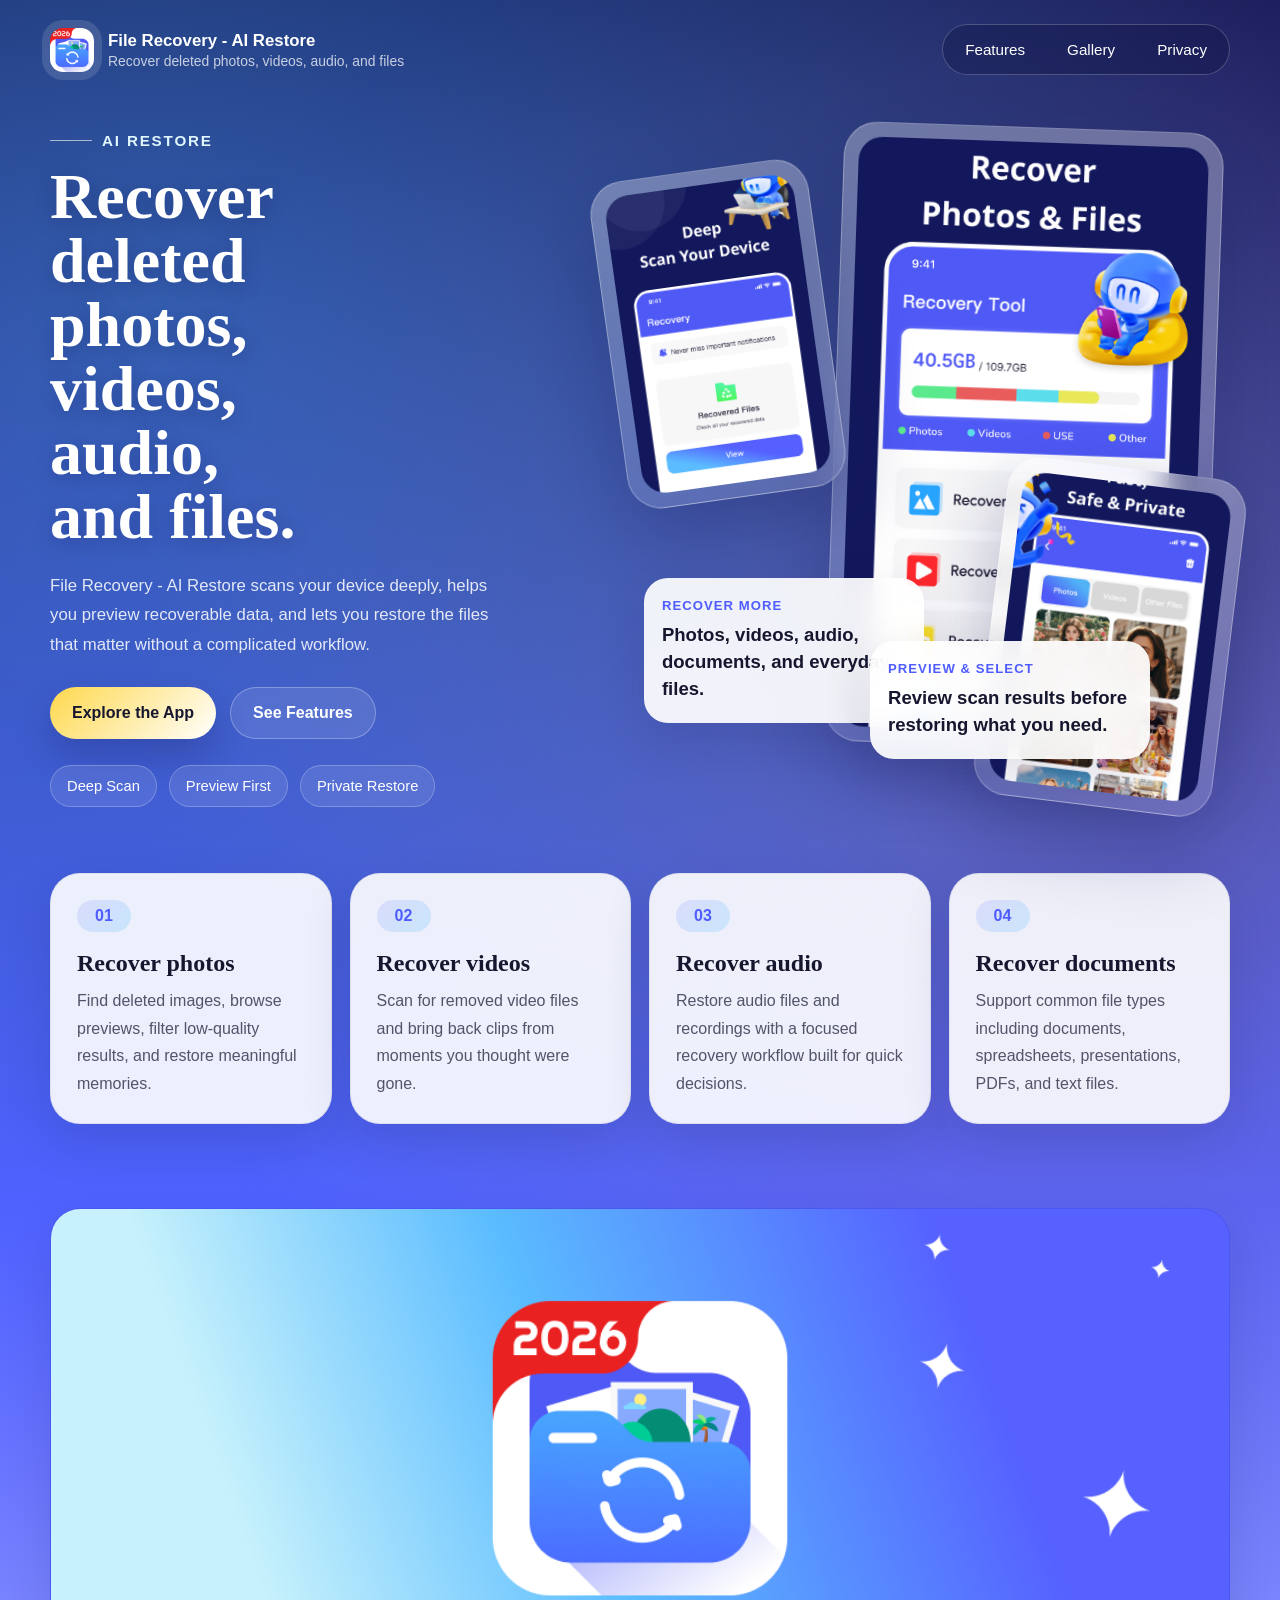
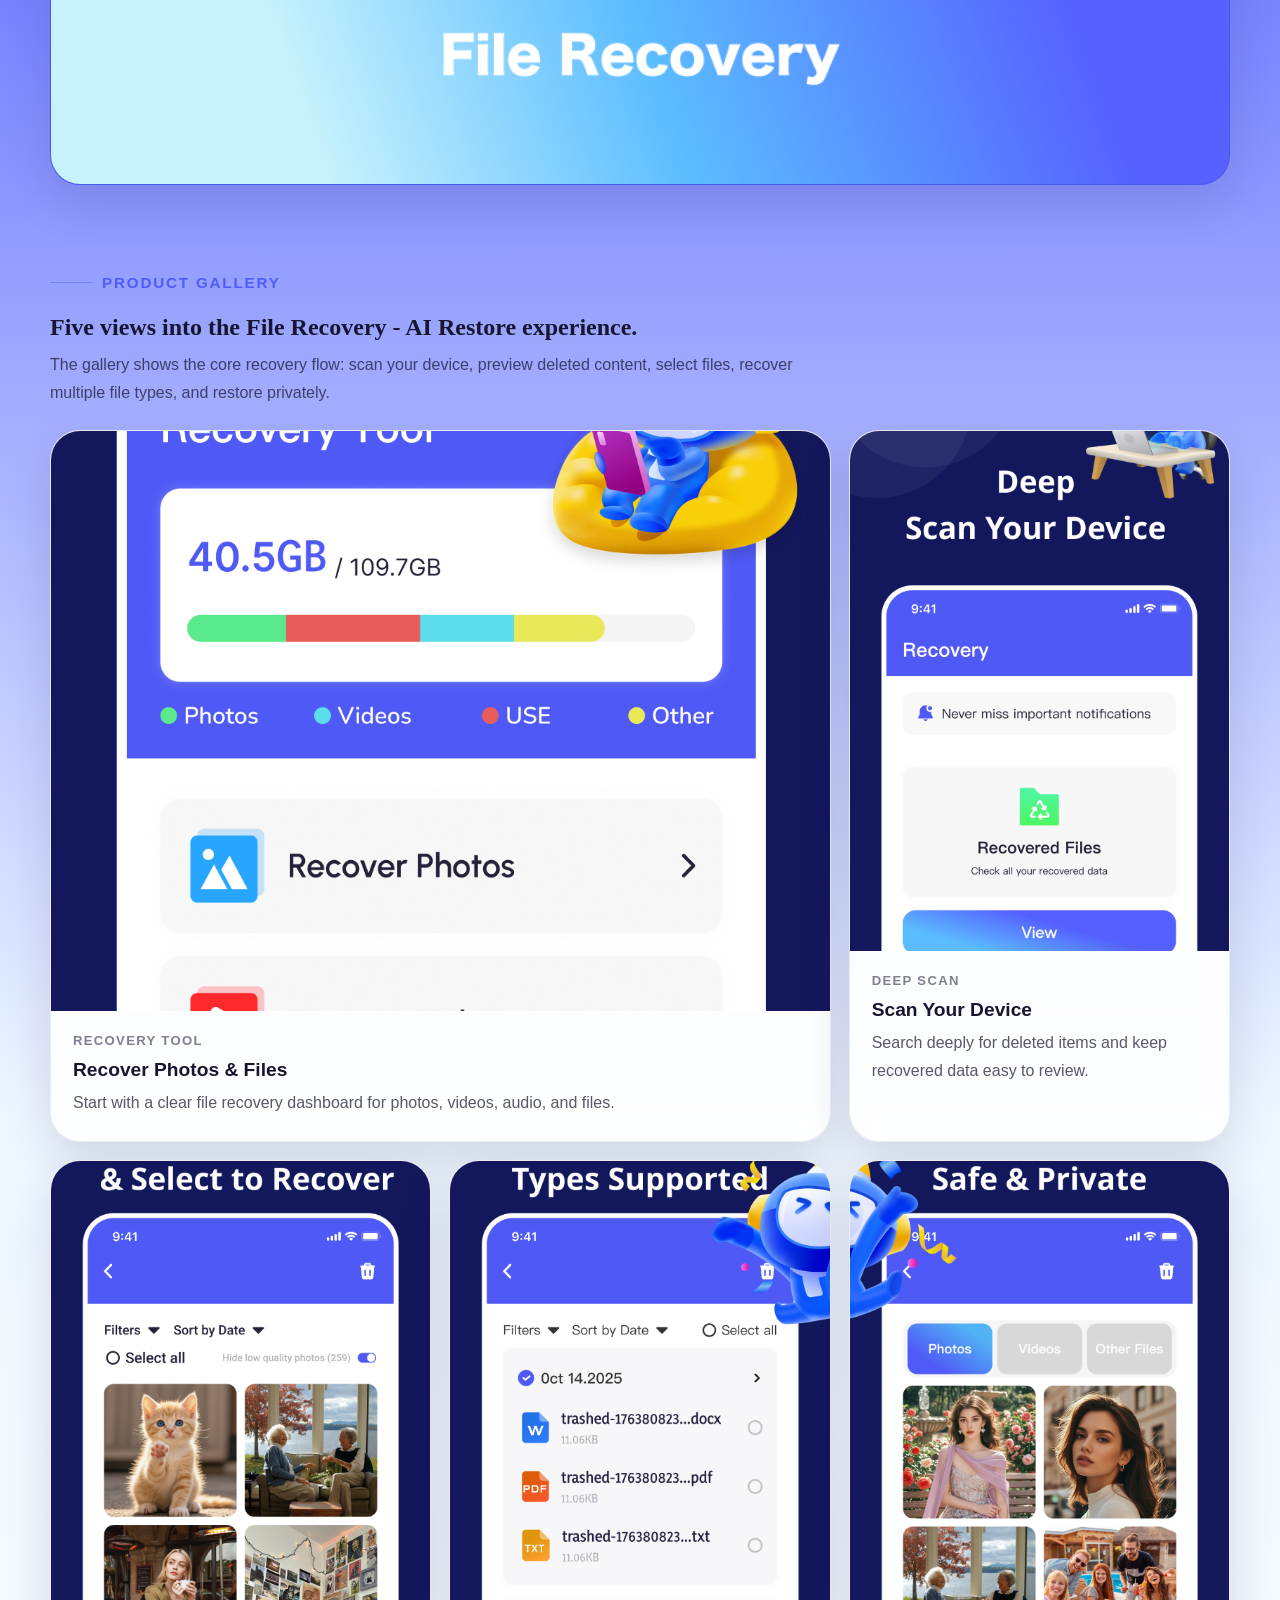
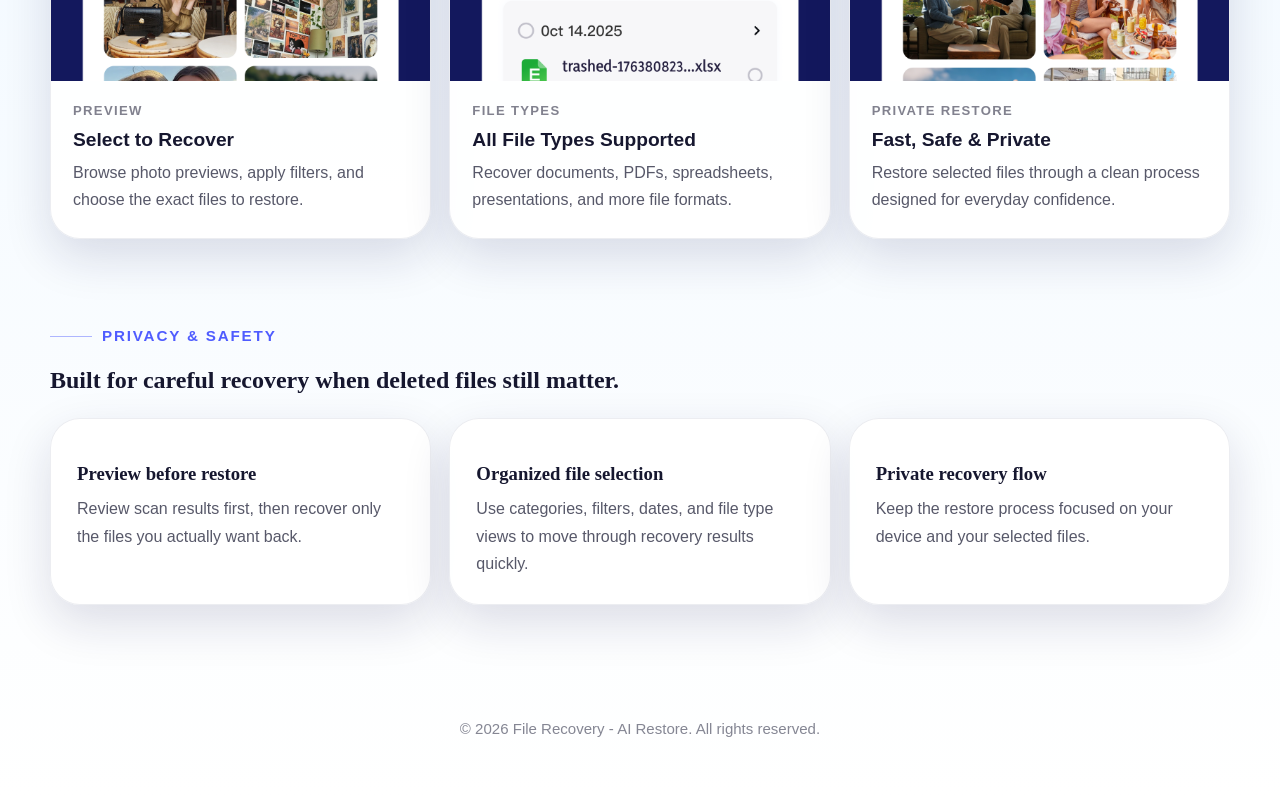
<file: File_Recovery_top/index.html>
<!DOCTYPE html>
<html lang="en">
<head>
    <meta charset="UTF-8">
    <meta name="viewport" content="width=device-width, initial-scale=1.0">
    <meta name="description" content="File Recovery - AI Restore helps recover deleted photos, videos, audio, and files with deep scan, preview selection, and private on-device recovery tools.">
    <title>File Recovery - AI Restore | Recover Deleted Photos, Videos & Files</title>
    <link rel="stylesheet" href="styles.css">
    <script>
        if ("scrollRestoration" in history) {
            history.scrollRestoration = "manual";
        }

        window.addEventListener("pageshow", function () {
            if (!window.location.hash) {
                window.scrollTo(0, 0);
            }
        });
    </script>
</head>
<body>
    <div class="site-shell">
        <header class="topbar">
            <a class="brand" href="#hero">
                <img class="brand-icon" src="assets/logo.png" alt="File Recovery - AI Restore logo">
                <span class="brand-copy">
                    <strong>File Recovery - AI Restore</strong>
                    <span>Recover deleted photos, videos, audio, and files</span>
                </span>
            </a>
            <nav class="nav">
                <a href="#features">Features</a>
                <a href="#gallery">Gallery</a>
                <a href="#privacy">Privacy</a>
            </nav>
        </header>

        <main>
            <section class="hero" id="hero">
                <div class="hero-copy">
                    <p class="eyebrow">AI Restore</p>
                    <h1>Recover deleted photos, videos, audio, and files.</h1>
                    <p class="hero-text">
                        File Recovery - AI Restore scans your device deeply, helps you preview recoverable data,
                        and lets you restore the files that matter without a complicated workflow.
                    </p>
                    <div class="hero-actions">
                        <a class="button button-primary" href="#gallery">Explore the App</a>
                        <a class="button button-secondary" href="#features">See Features</a>
                    </div>
                    <ul class="hero-points">
                        <li>Deep Scan</li>
                        <li>Preview First</li>
                        <li>Private Restore</li>
                    </ul>
                </div>

                <div class="hero-visual">
                    <article class="phone-card phone-card-main">
                        <img src="assets/6142.png" alt="File Recovery - AI Restore recovery tool screen">
                    </article>
                    <article class="phone-card phone-card-top">
                        <img src="assets/6143.png" alt="File Recovery - AI Restore deep scan screen">
                    </article>
                    <article class="phone-card phone-card-bottom">
                        <img src="assets/6146.png" alt="File Recovery - AI Restore private restore screen">
                    </article>
                    <div class="floating-card floating-card-top">
                        <span class="floating-label">Recover More</span>
                        <strong>Photos, videos, audio, documents, and everyday files.</strong>
                    </div>
                    <div class="floating-card floating-card-bottom">
                        <span class="floating-label">Preview & Select</span>
                        <strong>Review scan results before restoring what you need.</strong>
                    </div>
                </div>
            </section>

            <section class="feature-grid" id="features">
                <article class="feature-card">
                    <span class="feature-index">01</span>
                    <h2>Recover photos</h2>
                    <p>Find deleted images, browse previews, filter low-quality results, and restore meaningful memories.</p>
                </article>
                <article class="feature-card">
                    <span class="feature-index">02</span>
                    <h2>Recover videos</h2>
                    <p>Scan for removed video files and bring back clips from moments you thought were gone.</p>
                </article>
                <article class="feature-card">
                    <span class="feature-index">03</span>
                    <h2>Recover audio</h2>
                    <p>Restore audio files and recordings with a focused recovery workflow built for quick decisions.</p>
                </article>
                <article class="feature-card">
                    <span class="feature-index">04</span>
                    <h2>Recover documents</h2>
                    <p>Support common file types including documents, spreadsheets, presentations, PDFs, and text files.</p>
                </article>
            </section>

            <section class="brand-banner" aria-label="File Recovery - AI Restore banner">
                <img src="assets/长图.png" alt="File Recovery - AI Restore 2026 banner">
            </section>

            <section class="feature-gallery" id="gallery">
                <div class="section-heading">
                    <p class="eyebrow">Product Gallery</p>
                    <h2>Five views into the File Recovery - AI Restore experience.</h2>
                    <p>
                        The gallery shows the core recovery flow: scan your device, preview deleted content,
                        select files, recover multiple file types, and restore privately.
                    </p>
                </div>

                <div class="gallery-grid">
                    <article class="poster-tile poster-tile-large">
                        <img src="assets/6142.png" alt="Recover photos and files artwork">
                        <div class="poster-copy">
                            <span>Recovery Tool</span>
                            <strong>Recover Photos & Files</strong>
                            <p>Start with a clear file recovery dashboard for photos, videos, audio, and files.</p>
                        </div>
                    </article>
                    <article class="poster-tile">
                        <img src="assets/6143.png" alt="Deep scan device artwork">
                        <div class="poster-copy">
                            <span>Deep Scan</span>
                            <strong>Scan Your Device</strong>
                            <p>Search deeply for deleted items and keep recovered data easy to review.</p>
                        </div>
                    </article>
                    <article class="poster-tile">
                        <img src="assets/6144.png" alt="Preview and select recover artwork">
                        <div class="poster-copy">
                            <span>Preview</span>
                            <strong>Select to Recover</strong>
                            <p>Browse photo previews, apply filters, and choose the exact files to restore.</p>
                        </div>
                    </article>
                    <article class="poster-tile">
                        <img src="assets/6145.png" alt="All file types supported artwork">
                        <div class="poster-copy">
                            <span>File Types</span>
                            <strong>All File Types Supported</strong>
                            <p>Recover documents, PDFs, spreadsheets, presentations, and more file formats.</p>
                        </div>
                    </article>
                    <article class="poster-tile">
                        <img src="assets/6146.png" alt="Fast safe and private restore artwork">
                        <div class="poster-copy">
                            <span>Private Restore</span>
                            <strong>Fast, Safe & Private</strong>
                            <p>Restore selected files through a clean process designed for everyday confidence.</p>
                        </div>
                    </article>
                </div>
            </section>

            <section class="privacy-section" id="privacy">
                <div class="section-heading">
                    <p class="eyebrow">Privacy & Safety</p>
                    <h2>Built for careful recovery when deleted files still matter.</h2>
                </div>

                <div class="privacy-grid">
                    <article class="trust-card">
                        <h3>Preview before restore</h3>
                        <p>Review scan results first, then recover only the files you actually want back.</p>
                    </article>
                    <article class="trust-card">
                        <h3>Organized file selection</h3>
                        <p>Use categories, filters, dates, and file type views to move through recovery results quickly.</p>
                    </article>
                    <article class="trust-card">
                        <h3>Private recovery flow</h3>
                        <p>Keep the restore process focused on your device and your selected files.</p>
                    </article>
                </div>
            </section>
        </main>

        <footer class="footer">
            <p>&copy; 2026 File Recovery - AI Restore. All rights reserved.</p>
        </footer>
    </div>
</body>
</html>
</file>
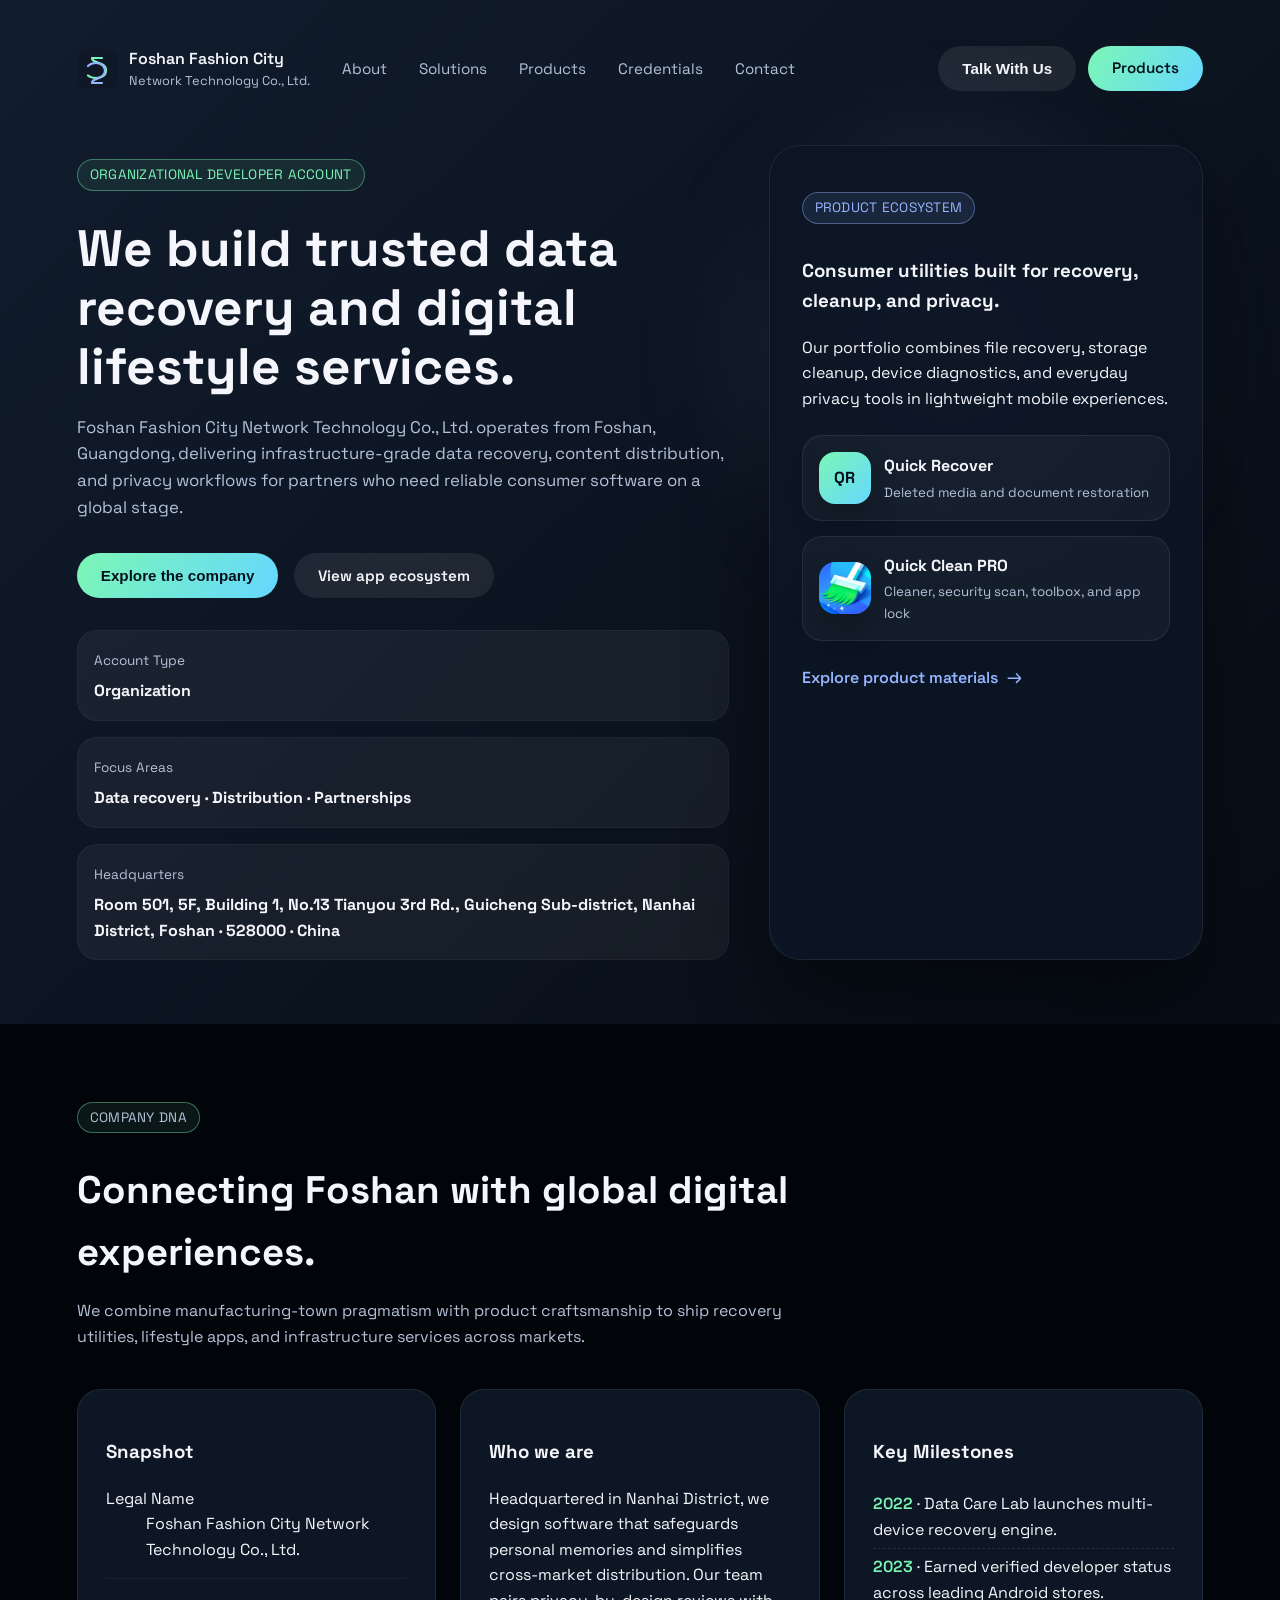
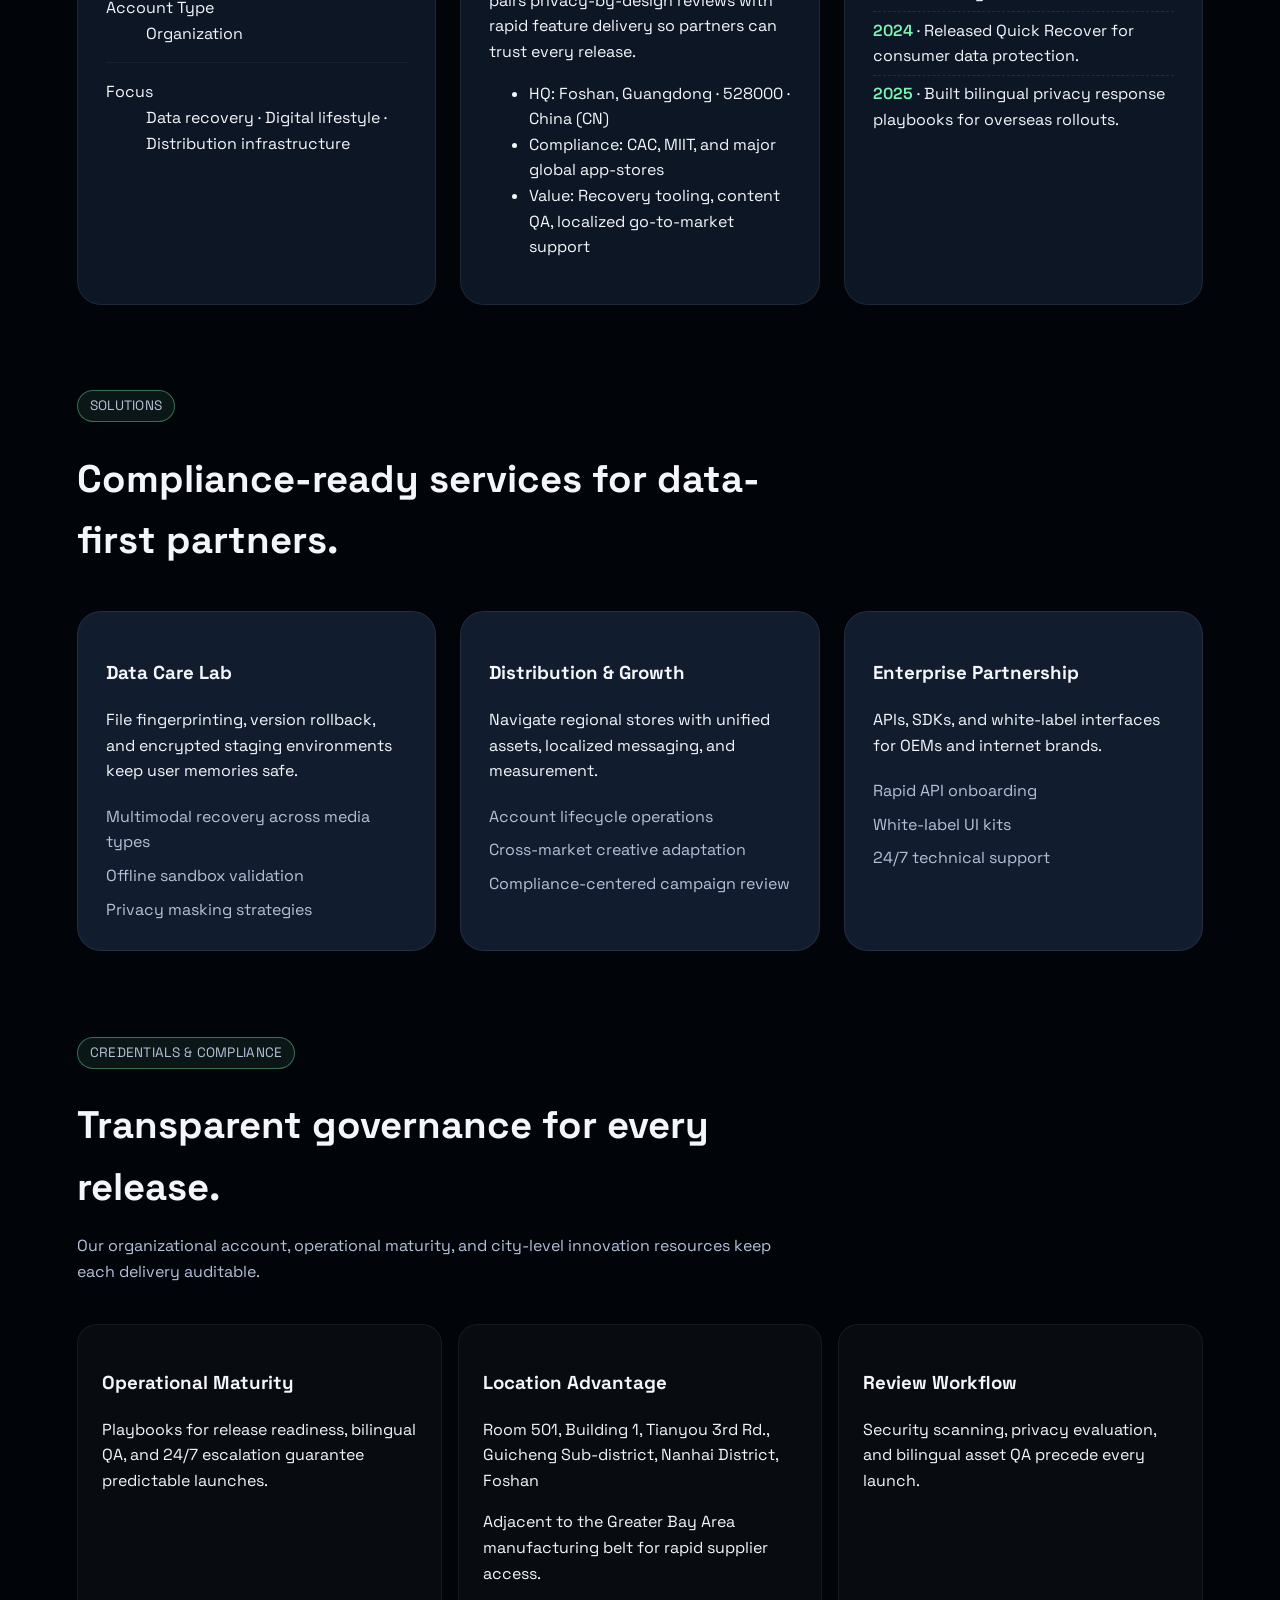
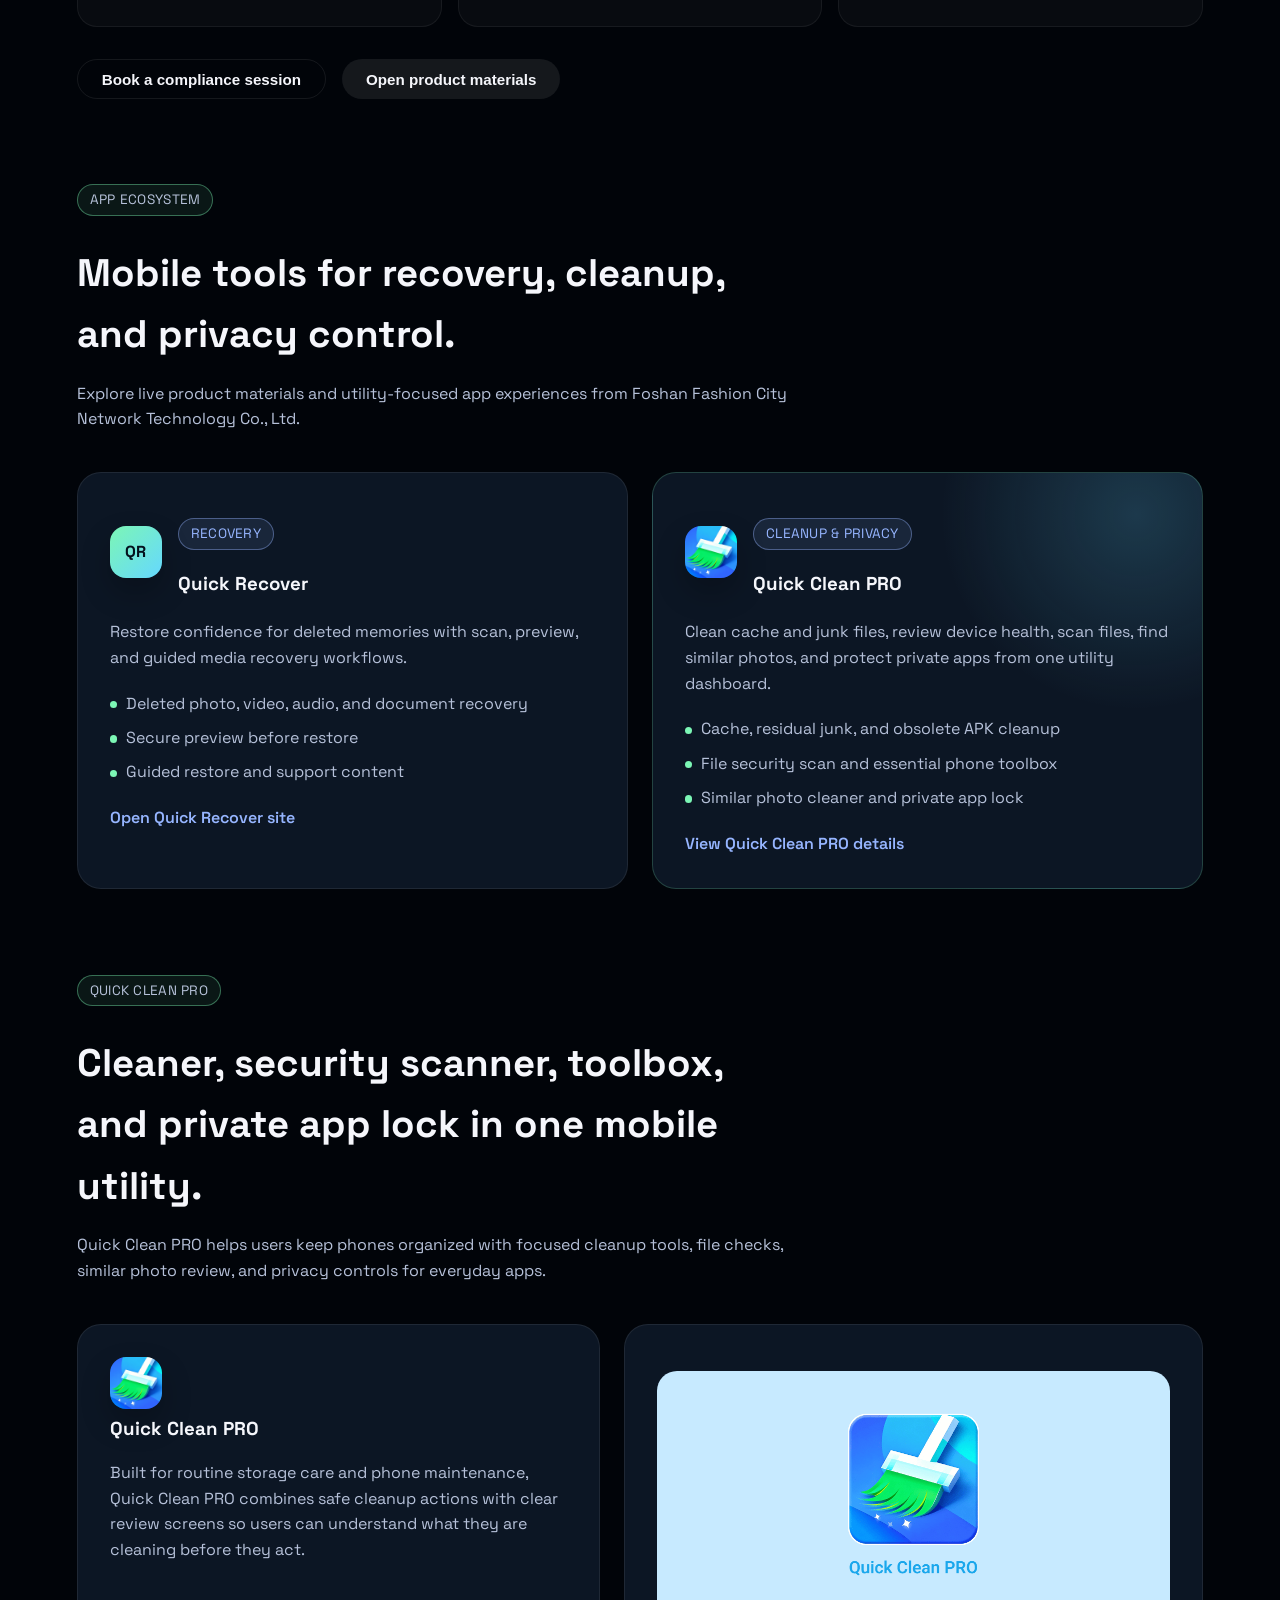
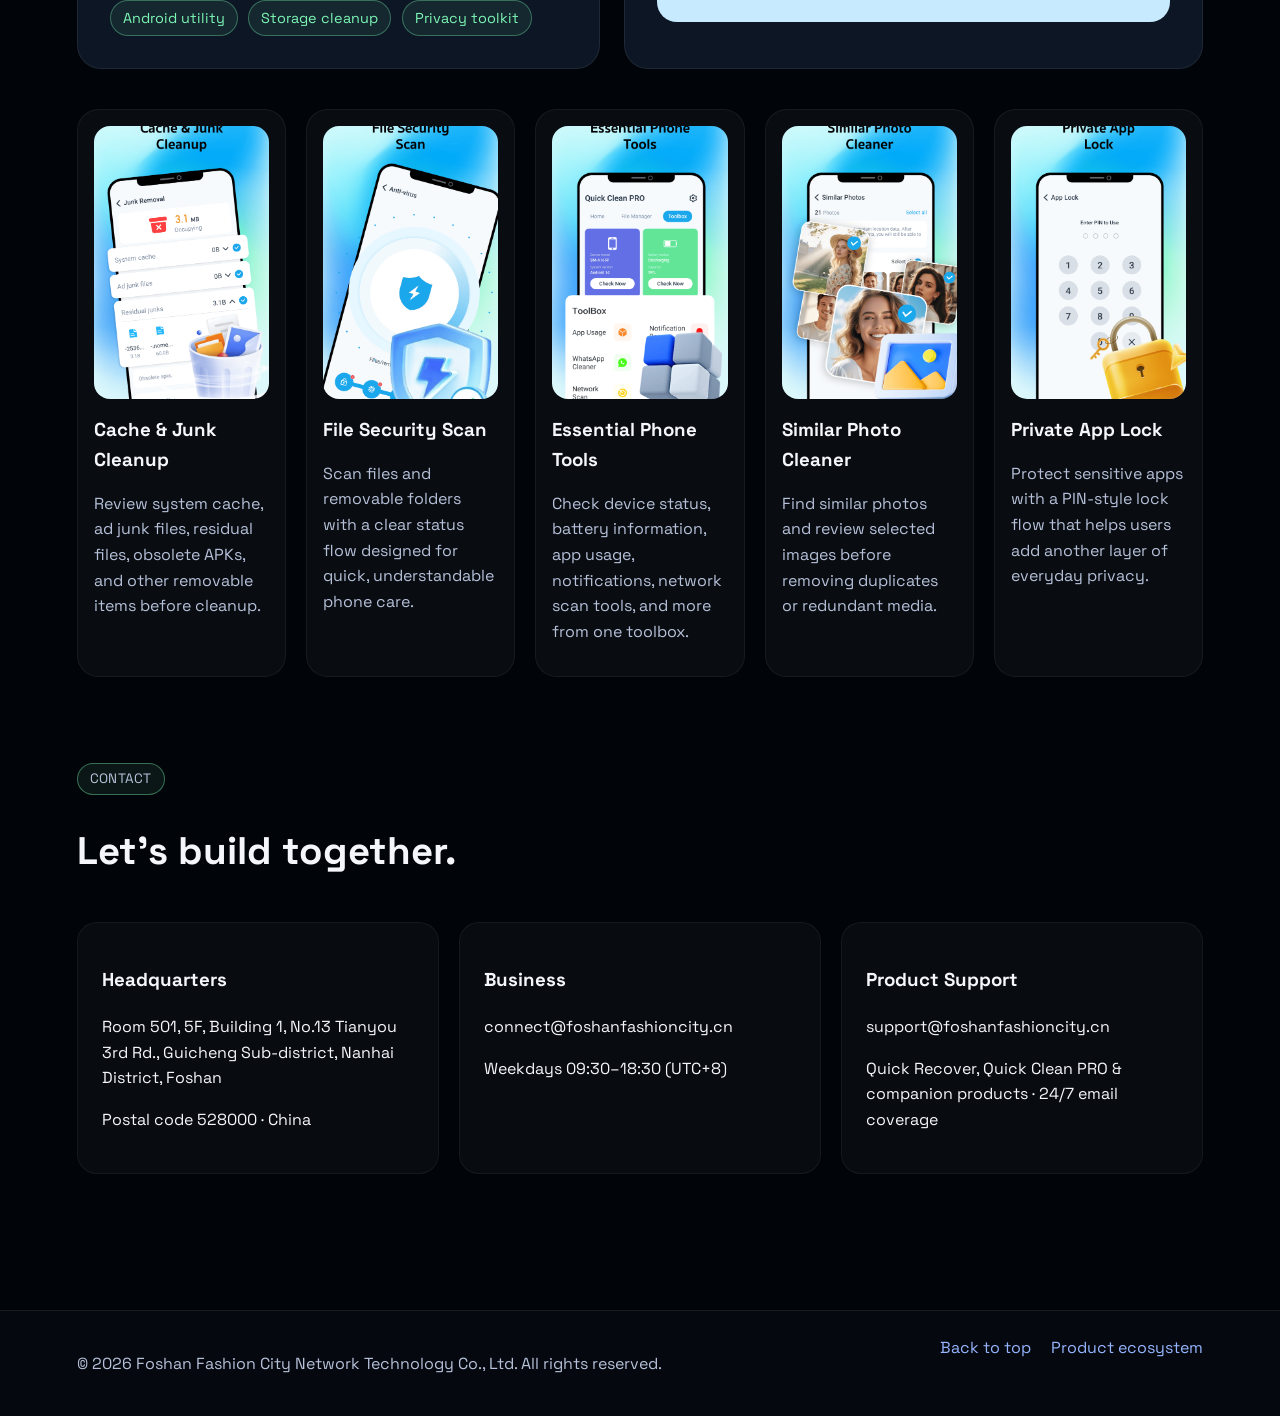
<file: filerecovery.online/index.html>
﻿<!DOCTYPE html>
<html lang="en">
<head>
    <meta charset="UTF-8" />
    <meta name="viewport" content="width=device-width, initial-scale=1.0" />
    <meta name="description" content="Official corporate site for Foshan Fashion City Network Technology Co., Ltd., covering mission, solutions, credentials, and mobile utility products including Quick Recover and Quick Clean PRO." />
    <title>Foshan Fashion City Network Technology Co., Ltd. | Official Site</title>
    <link rel="preconnect" href="https://fonts.googleapis.com" />
    <link rel="preconnect" href="https://fonts.gstatic.com" crossorigin />
    <link href="https://fonts.googleapis.com/css2?family=Space+Grotesk:wght@400;500;600;700&family=Noto+Sans+SC:wght@400;500;700&display=swap" rel="stylesheet" />
    <link rel="stylesheet" href="styles.css" />
</head>
<body>
    <div class="site-shell">
        <header class="hero" id="home">
            <nav class="nav" aria-label="Primary Navigation">
                <a class="logo-mark" href="#home" aria-label="Foshan Fashion City Network Technology Co., Ltd.">
                    <img src="assets/logo.svg" alt="FFCNT mark" height="40" width="40" />
                    <div>
                        <span>Foshan Fashion City</span>
                        <small>Network Technology Co., Ltd.</small>
                    </div>
                </a>
                <button class="menu-toggle" type="button" aria-expanded="false" aria-controls="primary-menu">
                    <span>Menu</span>
                </button>
                <ul class="nav-links" id="primary-menu">
                    <li><a href="#about">About</a></li>
                    <li><a href="#solutions">Solutions</a></li>
                    <li><a href="#products">Products</a></li>
                    <li><a href="#credentials">Credentials</a></li>
                    <li><a href="#contact">Contact</a></li>
                </ul>
                <div class="nav-cta">
                    <button class="ghost" type="button" data-scroll="#contact">Talk With Us</button>
                    <a class="solid" href="#products">Products</a>
                </div>
            </nav>

            <div class="hero-grid">
                <div class="hero-copy">
                    <p class="pill">Organizational developer account</p>
                    <h1>We build trusted data recovery and digital lifestyle services.</h1>
                    <p class="lede">
                        Foshan Fashion City Network Technology Co., Ltd. operates from Foshan, Guangdong, delivering
                        infrastructure-grade data recovery, content distribution, and privacy workflows for partners who
                        need reliable consumer software on a global stage.
                    </p>
                    <div class="hero-actions">
                        <button class="solid" type="button" data-scroll="#about">Explore the company</button>
                        <a class="ghost" href="#products">View app ecosystem</a>
                    </div>
                    <ul class="hero-list">
                        <li>
                            <span>Account Type</span>
                            <strong>Organization</strong>
                        </li>
                        <li>
                            <span>Focus Areas</span>
                            <strong>Data recovery · Distribution · Partnerships</strong>
                        </li>
                        <li>
                            <span>Headquarters</span>
                            <strong>Room 501, 5F, Building 1, No.13 Tianyou 3rd Rd., Guicheng Sub-district, Nanhai District, Foshan · 528000 · China</strong>
                        </li>
                    </ul>
                </div>
                <div class="hero-panel">
                    <div class="panel-head">
                        <p class="pill light">Product ecosystem</p>
                        <h3>Consumer utilities built for recovery, cleanup, and privacy.</h3>
                        <p>
                            Our portfolio combines file recovery, storage cleanup, device diagnostics, and everyday privacy tools in lightweight mobile experiences.
                        </p>
                    </div>
                    <div class="panel-products" aria-label="Featured products">
                        <a class="panel-product" href="https://app.filerecovery.online" target="_blank" rel="noopener">
                            <span class="product-icon recovery-icon">QR</span>
                            <span>
                                <strong>Quick Recover</strong>
                                <small>Deleted media and document restoration</small>
                            </span>
                        </a>
                        <a class="panel-product" href="#quick-clean-pro">
                            <img src="assets/quick-clean-pro/logo.png" alt="Quick Clean PRO icon" />
                            <span>
                                <strong>Quick Clean PRO</strong>
                                <small>Cleaner, security scan, toolbox, and app lock</small>
                            </span>
                        </a>
                    </div>
                    <a class="panel-link" href="#products">
                        Explore product materials
                        <svg viewBox="0 0 24 24" aria-hidden="true" focusable="false">
                            <path d="M5 12h14m0 0-5-5m5 5-5 5" />
                        </svg>
                    </a>
                </div>
            </div>
        </header>

        <main>
            <section class="section about" id="about">
                <div class="section-header">
                    <p class="pill">Company DNA</p>
                    <h2>Connecting Foshan with global digital experiences.</h2>
                    <p>We combine manufacturing-town pragmatism with product craftsmanship to ship recovery utilities, lifestyle apps, and infrastructure services across markets.</p>
                </div>
                <div class="about-grid">
                    <article class="about-card">
                        <h3>Snapshot</h3>
                        <dl>
                            <div>
                                <dt>Legal Name</dt>
                                <dd>Foshan Fashion City Network Technology Co., Ltd.</dd>
                            </div>
                            <div>
                                <dt>Account Type</dt>
                                <dd>Organization</dd>
                            </div>
                            <div>
                                <dt>Focus</dt>
                                <dd>Data recovery · Digital lifestyle · Distribution infrastructure</dd>
                            </div>
                        </dl>
                    </article>
                    <article class="about-card">
                        <h3>Who we are</h3>
                        <p>
                            Headquartered in Nanhai District, we design software that safeguards personal memories and simplifies cross-market distribution. Our team pairs privacy-by-design reviews with rapid feature delivery so partners can trust every release.
                        </p>
                        <ul>
                            <li>HQ: Foshan, Guangdong · 528000 · China (CN)</li>
                            <li>Compliance: CAC, MIIT, and major global app-stores</li>
                            <li>Value: Recovery tooling, content QA, localized go-to-market support</li>
                        </ul>
                    </article>
                    <article class="about-card">
                        <h3>Key Milestones</h3>
                        <ol>
                            <li><span>2022</span> · Data Care Lab launches multi-device recovery engine.</li>
                            <li><span>2023</span> · Earned verified developer status across leading Android stores.</li>
                            <li><span>2024</span> · Released Quick Recover for consumer data protection.</li>
                            <li><span>2025</span> · Built bilingual privacy response playbooks for overseas rollouts.</li>
                        </ol>
                    </article>
                </div>
            </section>

            <section class="section solutions" id="solutions">
                <div class="section-header">
                    <p class="pill">Solutions</p>
                    <h2>Compliance-ready services for data-first partners.</h2>
                </div>
                <div class="cards-grid">
                    <article class="card">
                        <h3>Data Care Lab</h3>
                        <p>File fingerprinting, version rollback, and encrypted staging environments keep user memories safe.</p>
                        <ul>
                            <li>Multimodal recovery across media types</li>
                            <li>Offline sandbox validation</li>
                            <li>Privacy masking strategies</li>
                        </ul>
                    </article>
                    <article class="card">
                        <h3>Distribution & Growth</h3>
                        <p>Navigate regional stores with unified assets, localized messaging, and measurement.</p>
                        <ul>
                            <li>Account lifecycle operations</li>
                            <li>Cross-market creative adaptation</li>
                            <li>Compliance-centered campaign review</li>
                        </ul>
                    </article>
                    <article class="card">
                        <h3>Enterprise Partnership</h3>
                        <p>APIs, SDKs, and white-label interfaces for OEMs and internet brands.</p>
                        <ul>
                            <li>Rapid API onboarding</li>
                            <li>White-label UI kits</li>
                            <li>24/7 technical support</li>
                        </ul>
                    </article>
                </div>
            </section>

            <section class="section credentials" id="credentials">
                <div class="section-header">
                    <p class="pill">Credentials & Compliance</p>
                    <h2>Transparent governance for every release.</h2>
                    <p>Our organizational account, operational maturity, and city-level innovation resources keep each delivery auditable.</p>
                </div>
                <div class="timeline">
                    <article>
                        <h3>Operational Maturity</h3>
                        <p>Playbooks for release readiness, bilingual QA, and 24/7 escalation guarantee predictable launches.</p>
                    </article>
                    <article>
                        <h3>Location Advantage</h3>
                        <p>Room 501, Building 1, Tianyou 3rd Rd., Guicheng Sub-district, Nanhai District, Foshan</p>
                        <p>Adjacent to the Greater Bay Area manufacturing belt for rapid supplier access.</p>
                    </article>
                    <article>
                        <h3>Review Workflow</h3>
                        <p>Security scanning, privacy evaluation, and bilingual asset QA precede every launch.</p>
                    </article>
                </div>
                <div class="credential-actions">
                    <button class="outline" type="button" data-scroll="#contact">Book a compliance session</button>
                    <button class="ghost" type="button" data-scroll="#products">Open product materials</button>
                </div>
            </section>

            <section class="section products" id="products">
                <div class="section-header">
                    <p class="pill">App Ecosystem</p>
                    <h2>Mobile tools for recovery, cleanup, and privacy control.</h2>
                    <p>Explore live product materials and utility-focused app experiences from Foshan Fashion City Network Technology Co., Ltd.</p>
                </div>
                <div class="product-grid">
                    <article class="product-card">
                        <div class="product-card-head">
                            <span class="product-icon recovery-icon">QR</span>
                            <div>
                                <p class="pill light">Recovery</p>
                                <h3>Quick Recover</h3>
                            </div>
                        </div>
                        <p>Restore confidence for deleted memories with scan, preview, and guided media recovery workflows.</p>
                        <ul>
                            <li>Deleted photo, video, audio, and document recovery</li>
                            <li>Secure preview before restore</li>
                            <li>Guided restore and support content</li>
                        </ul>
                        <a class="panel-link" href="https://app.filerecovery.online" target="_blank" rel="noopener">Open Quick Recover site</a>
                    </article>
                    <article class="product-card product-card-featured">
                        <div class="product-card-head">
                            <img class="product-logo" src="assets/quick-clean-pro/logo.png" alt="Quick Clean PRO icon" />
                            <div>
                                <p class="pill light">Cleanup & Privacy</p>
                                <h3>Quick Clean PRO</h3>
                            </div>
                        </div>
                        <p>Clean cache and junk files, review device health, scan files, find similar photos, and protect private apps from one utility dashboard.</p>
                        <ul>
                            <li>Cache, residual junk, and obsolete APK cleanup</li>
                            <li>File security scan and essential phone toolbox</li>
                            <li>Similar photo cleaner and private app lock</li>
                        </ul>
                        <a class="panel-link" href="#quick-clean-pro">View Quick Clean PRO details</a>
                    </article>
                </div>
            </section>

            <section class="section product-detail" id="quick-clean-pro">
                <div class="section-header">
                    <p class="pill">Quick Clean PRO</p>
                    <h2>Cleaner, security scanner, toolbox, and private app lock in one mobile utility.</h2>
                    <p>Quick Clean PRO helps users keep phones organized with focused cleanup tools, file checks, similar photo review, and privacy controls for everyday apps.</p>
                </div>
                <div class="clean-hero">
                    <div class="clean-copy">
                        <img class="clean-logo" src="assets/quick-clean-pro/logo.png" alt="Quick Clean PRO icon" />
                        <h3>Quick Clean PRO</h3>
                        <p>Built for routine storage care and phone maintenance, Quick Clean PRO combines safe cleanup actions with clear review screens so users can understand what they are cleaning before they act.</p>
                        <div class="clean-actions">
                            <span>Android utility</span>
                            <span>Storage cleanup</span>
                            <span>Privacy toolkit</span>
                        </div>
                    </div>
                    <div class="clean-banner">
                        <img src="assets/quick-clean-pro/banner.png" alt="Quick Clean PRO banner" loading="lazy" />
                    </div>
                </div>
                <div class="feature-showcase">
                    <article>
                        <img src="assets/quick-clean-pro/junk-cleanup.png" alt="Quick Clean PRO cache and junk cleanup" loading="lazy" />
                        <h3>Cache & Junk Cleanup</h3>
                        <p>Review system cache, ad junk files, residual files, obsolete APKs, and other removable items before cleanup.</p>
                    </article>
                    <article>
                        <img src="assets/quick-clean-pro/security-scan.png" alt="Quick Clean PRO file security scan" loading="lazy" />
                        <h3>File Security Scan</h3>
                        <p>Scan files and removable folders with a clear status flow designed for quick, understandable phone care.</p>
                    </article>
                    <article>
                        <img src="assets/quick-clean-pro/phone-tools.png" alt="Quick Clean PRO essential phone tools" loading="lazy" />
                        <h3>Essential Phone Tools</h3>
                        <p>Check device status, battery information, app usage, notifications, network scan tools, and more from one toolbox.</p>
                    </article>
                    <article>
                        <img src="assets/quick-clean-pro/similar-photo-cleaner.png" alt="Quick Clean PRO similar photo cleaner" loading="lazy" />
                        <h3>Similar Photo Cleaner</h3>
                        <p>Find similar photos and review selected images before removing duplicates or redundant media.</p>
                    </article>
                    <article>
                        <img src="assets/quick-clean-pro/app-lock.png" alt="Quick Clean PRO private app lock" loading="lazy" />
                        <h3>Private App Lock</h3>
                        <p>Protect sensitive apps with a PIN-style lock flow that helps users add another layer of everyday privacy.</p>
                    </article>
                </div>
            </section>

            <section class="section contact" id="contact">
                <div class="section-header">
                    <p class="pill">Contact</p>
                    <h2>Let’s build together.</h2>
                </div>
                <div class="contact-grid">
                    <article>
                        <h3>Headquarters</h3>
                        <p>Room 501, 5F, Building 1, No.13 Tianyou 3rd Rd., Guicheng Sub-district, Nanhai District, Foshan</p>
                        <p>Postal code 528000 · China</p>
                    </article>
                    <article>
                        <h3>Business</h3>
                        <p>connect@foshanfashioncity.cn</p>
                        <p>Weekdays 09:30–18:30 (UTC+8)</p>
                    </article>
                    <article>
                        <h3>Product Support</h3>
                        <p>support@foshanfashioncity.cn</p>
                        <p>Quick Recover, Quick Clean PRO & companion products · 24/7 email coverage</p>
                    </article>
                </div>
            </section>
        </main>

        <footer class="site-footer">
            <p>© <span class="js-year"></span> Foshan Fashion City Network Technology Co., Ltd. All rights reserved.</p>
            <div>
                <a href="#home">Back to top</a>
                <a href="#products">Product ecosystem</a>
            </div>
        </footer>
    </div>

    <script src="script.js" type="module"></script>
</body>
</html>
</file>
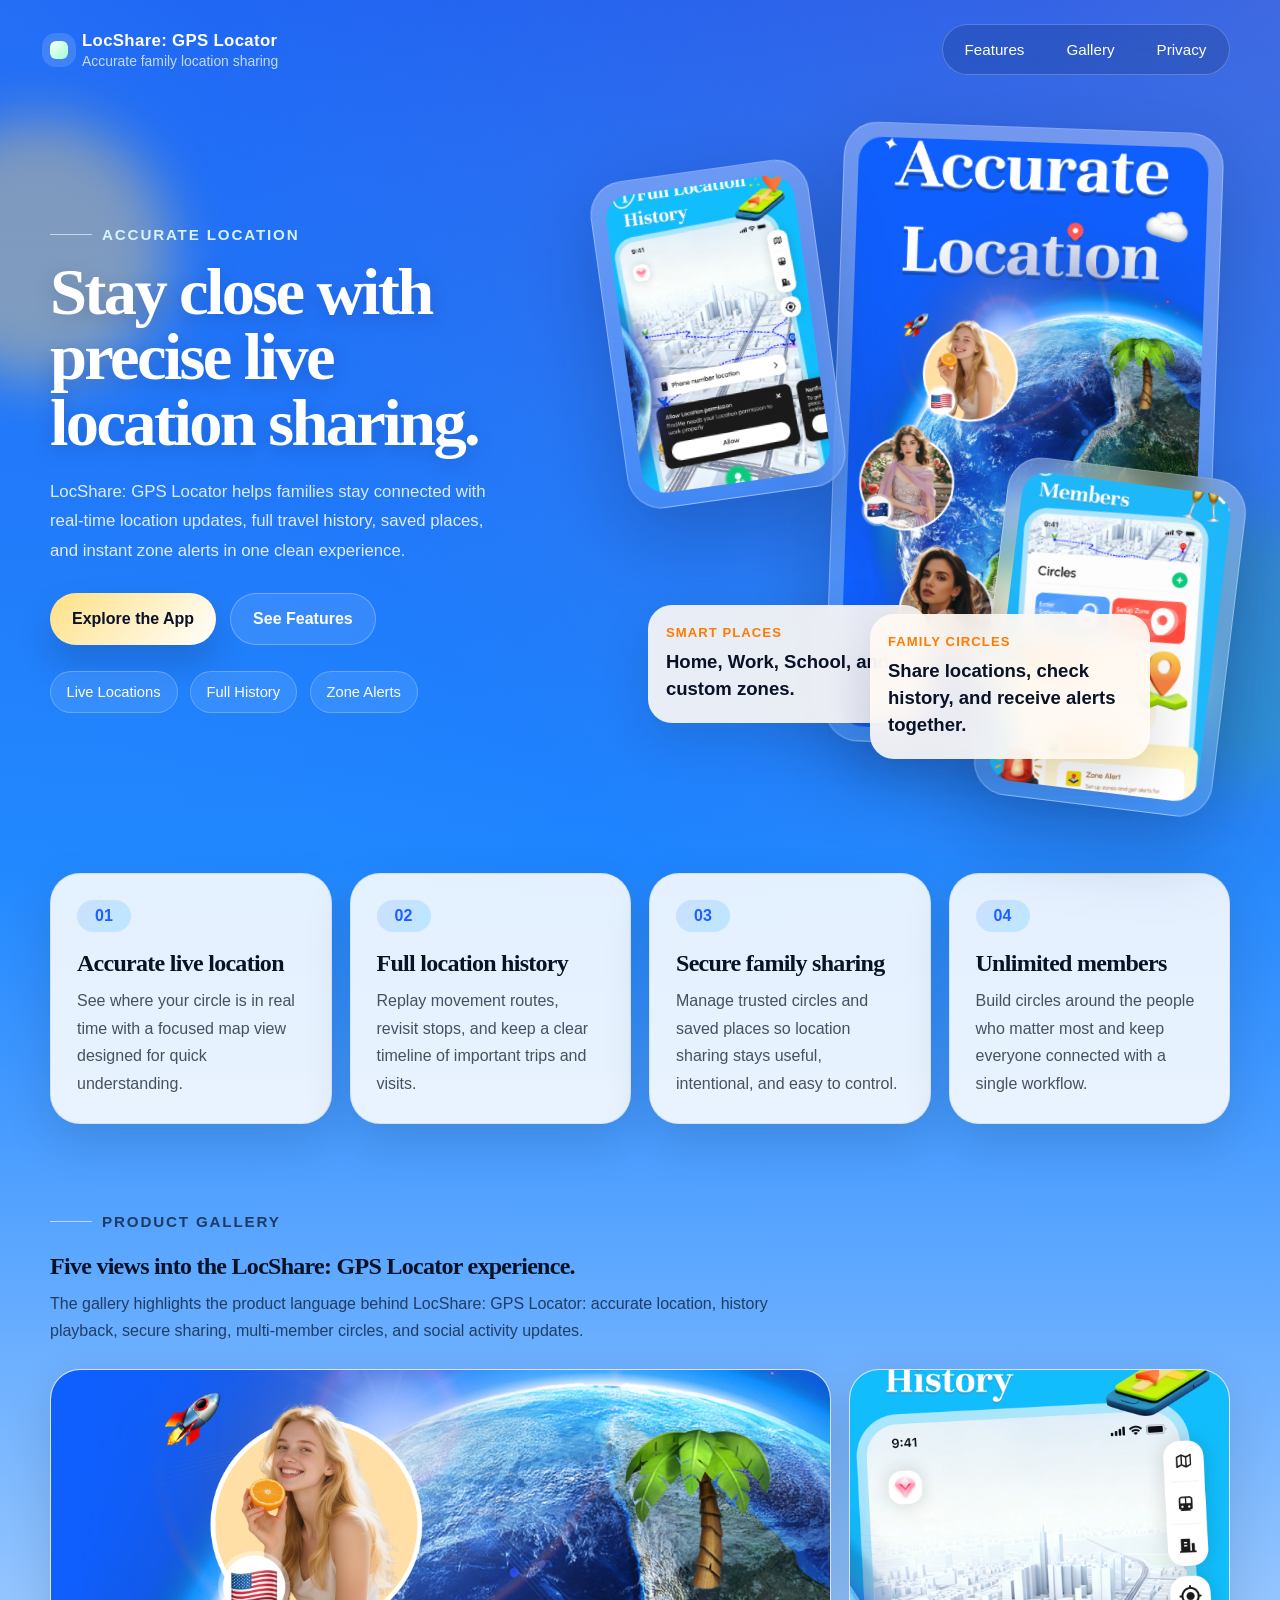
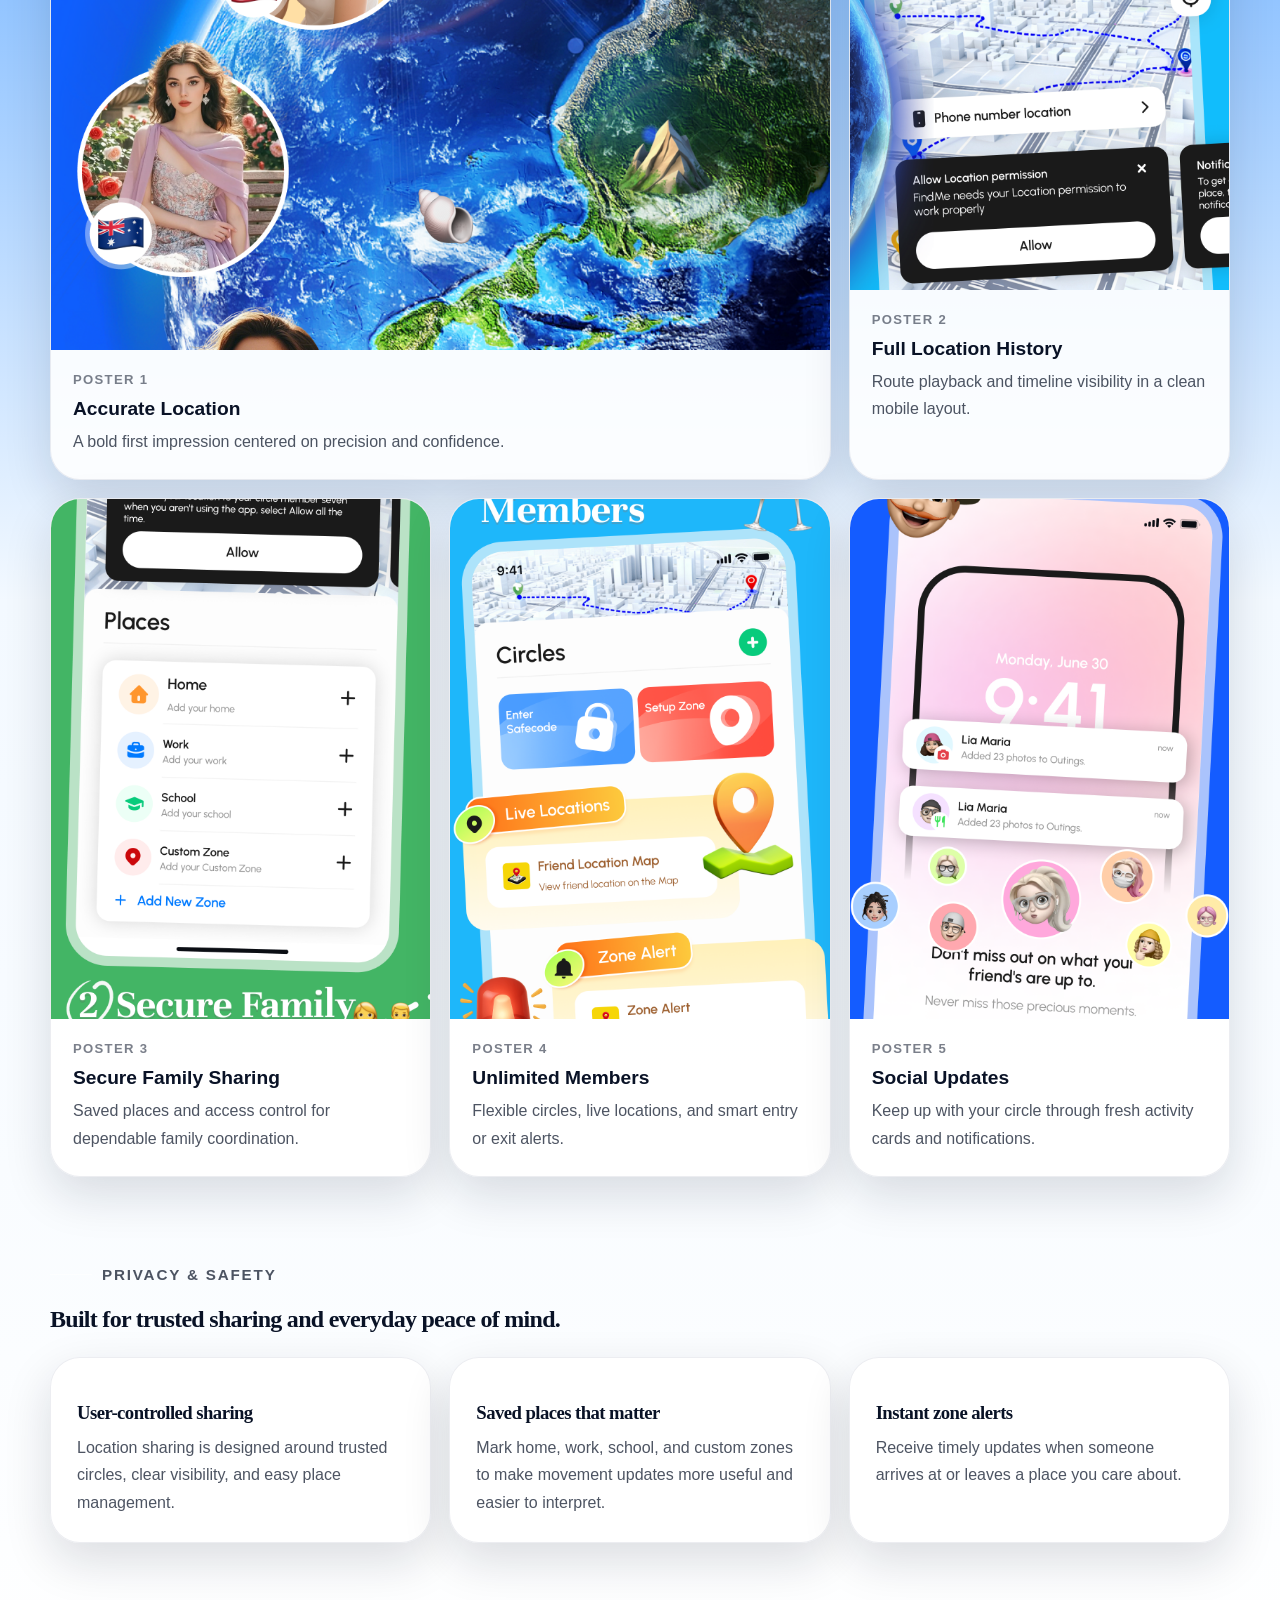
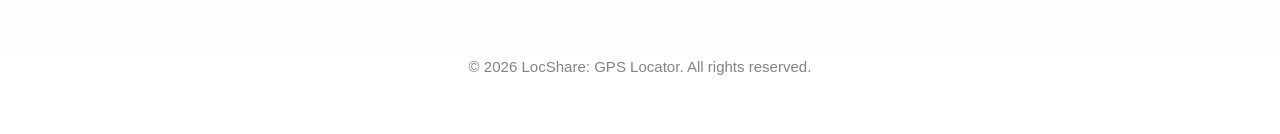
<file: LocShare_top/index.html>
<!DOCTYPE html>
<html lang="en">
<head>
    <meta charset="UTF-8">
    <meta name="viewport" content="width=device-width, initial-scale=1.0">
    <meta name="description" content="LocShare: GPS Locator is a family location sharing app with accurate live location, full location history, smart places, and instant zone alerts.">
    <title>LocShare: GPS Locator | Accurate Family Location Sharing</title>
    <link rel="stylesheet" href="styles.css">
    <script>
        if ("scrollRestoration" in history) {
            history.scrollRestoration = "manual";
        }

        window.addEventListener("pageshow", function () {
            if (!window.location.hash) {
                window.scrollTo(0, 0);
            }
        });
    </script>
</head>
<body>
    <div class="site-shell">
        <header class="topbar">
            <a class="brand" href="#hero">
                <span class="brand-mark"></span>
                <span class="brand-copy">
                    <strong>LocShare: GPS Locator</strong>
                    <span>Accurate family location sharing</span>
                </span>
            </a>
            <nav class="nav">
                <a href="#features">Features</a>
                <a href="#gallery">Gallery</a>
                <a href="#privacy">Privacy</a>
            </nav>
        </header>

        <main>
            <section class="hero" id="hero">
                <div class="hero-copy">
                    <p class="eyebrow">Accurate Location</p>
                    <h1>Stay close with precise live location sharing.</h1>
                    <p class="hero-text">
                        LocShare: GPS Locator helps families stay connected with real-time location updates,
                        full travel history, saved places, and instant zone alerts in one clean experience.
                    </p>
                    <div class="hero-actions">
                        <a class="button button-primary" href="#gallery">Explore the App</a>
                        <a class="button button-secondary" href="#features">See Features</a>
                    </div>
                    <ul class="hero-points">
                        <li>Live Locations</li>
                        <li>Full History</li>
                        <li>Zone Alerts</li>
                    </ul>
                </div>

                <div class="hero-visual">
                    <article class="phone-card phone-card-main">
                        <img src="assets/poster-1.png" alt="LocShare: GPS Locator accurate location poster">
                    </article>
                    <article class="phone-card phone-card-top">
                        <img src="assets/poster-2.png" alt="LocShare: GPS Locator location history poster">
                    </article>
                    <article class="phone-card phone-card-bottom">
                        <img src="assets/poster-4.png" alt="LocShare: GPS Locator unlimited members poster">
                    </article>
                    <div class="floating-card floating-card-top">
                        <span class="floating-label">Smart Places</span>
                        <strong>Home, Work, School, and custom zones.</strong>
                    </div>
                    <div class="floating-card floating-card-bottom">
                        <span class="floating-label">Family Circles</span>
                        <strong>Share locations, check history, and receive alerts together.</strong>
                    </div>
                </div>
            </section>

            <section class="feature-grid" id="features">
                <article class="feature-card">
                    <span class="feature-index">01</span>
                    <h2>Accurate live location</h2>
                    <p>See where your circle is in real time with a focused map view designed for quick understanding.</p>
                </article>
                <article class="feature-card">
                    <span class="feature-index">02</span>
                    <h2>Full location history</h2>
                    <p>Replay movement routes, revisit stops, and keep a clear timeline of important trips and visits.</p>
                </article>
                <article class="feature-card">
                    <span class="feature-index">03</span>
                    <h2>Secure family sharing</h2>
                    <p>Manage trusted circles and saved places so location sharing stays useful, intentional, and easy to control.</p>
                </article>
                <article class="feature-card">
                    <span class="feature-index">04</span>
                    <h2>Unlimited members</h2>
                    <p>Build circles around the people who matter most and keep everyone connected with a single workflow.</p>
                </article>
            </section>

            <section class="feature-gallery" id="gallery">
                <div class="section-heading">
                    <p class="eyebrow">Product Gallery</p>
                    <h2>Five views into the LocShare: GPS Locator experience.</h2>
                    <p>
                        The gallery highlights the product language behind LocShare: GPS Locator:
                        accurate location, history playback, secure sharing, multi-member circles,
                        and social activity updates.
                    </p>
                </div>

                <div class="gallery-grid">
                    <article class="poster-tile poster-tile-large">
                        <img src="assets/poster-1.png" alt="Accurate location artwork">
                        <div class="poster-copy">
                            <span>Poster 1</span>
                            <strong>Accurate Location</strong>
                            <p>A bold first impression centered on precision and confidence.</p>
                        </div>
                    </article>
                    <article class="poster-tile">
                        <img src="assets/poster-2.png" alt="Full location history artwork">
                        <div class="poster-copy">
                            <span>Poster 2</span>
                            <strong>Full Location History</strong>
                            <p>Route playback and timeline visibility in a clean mobile layout.</p>
                        </div>
                    </article>
                    <article class="poster-tile">
                        <img src="assets/poster-3.png" alt="Secure family sharing artwork">
                        <div class="poster-copy">
                            <span>Poster 3</span>
                            <strong>Secure Family Sharing</strong>
                            <p>Saved places and access control for dependable family coordination.</p>
                        </div>
                    </article>
                    <article class="poster-tile">
                        <img src="assets/poster-4.png" alt="Unlimited members artwork">
                        <div class="poster-copy">
                            <span>Poster 4</span>
                            <strong>Unlimited Members</strong>
                            <p>Flexible circles, live locations, and smart entry or exit alerts.</p>
                        </div>
                    </article>
                    <article class="poster-tile">
                        <img src="assets/poster-5.png" alt="Social updates artwork">
                        <div class="poster-copy">
                            <span>Poster 5</span>
                            <strong>Social Updates</strong>
                            <p>Keep up with your circle through fresh activity cards and notifications.</p>
                        </div>
                    </article>
                </div>
            </section>

            <section class="privacy-section" id="privacy">
                <div class="section-heading">
                    <p class="eyebrow">Privacy & Safety</p>
                    <h2>Built for trusted sharing and everyday peace of mind.</h2>
                </div>

                <div class="privacy-grid">
                    <article class="trust-card">
                        <h3>User-controlled sharing</h3>
                        <p>Location sharing is designed around trusted circles, clear visibility, and easy place management.</p>
                    </article>
                    <article class="trust-card">
                        <h3>Saved places that matter</h3>
                        <p>Mark home, work, school, and custom zones to make movement updates more useful and easier to interpret.</p>
                    </article>
                    <article class="trust-card">
                        <h3>Instant zone alerts</h3>
                        <p>Receive timely updates when someone arrives at or leaves a place you care about.</p>
                    </article>
                </div>

            </section>
        </main>

        <footer class="footer">
            <p>&copy; 2026 LocShare: GPS Locator. All rights reserved.</p>
        </footer>
    </div>
</body>
</html>
</file>
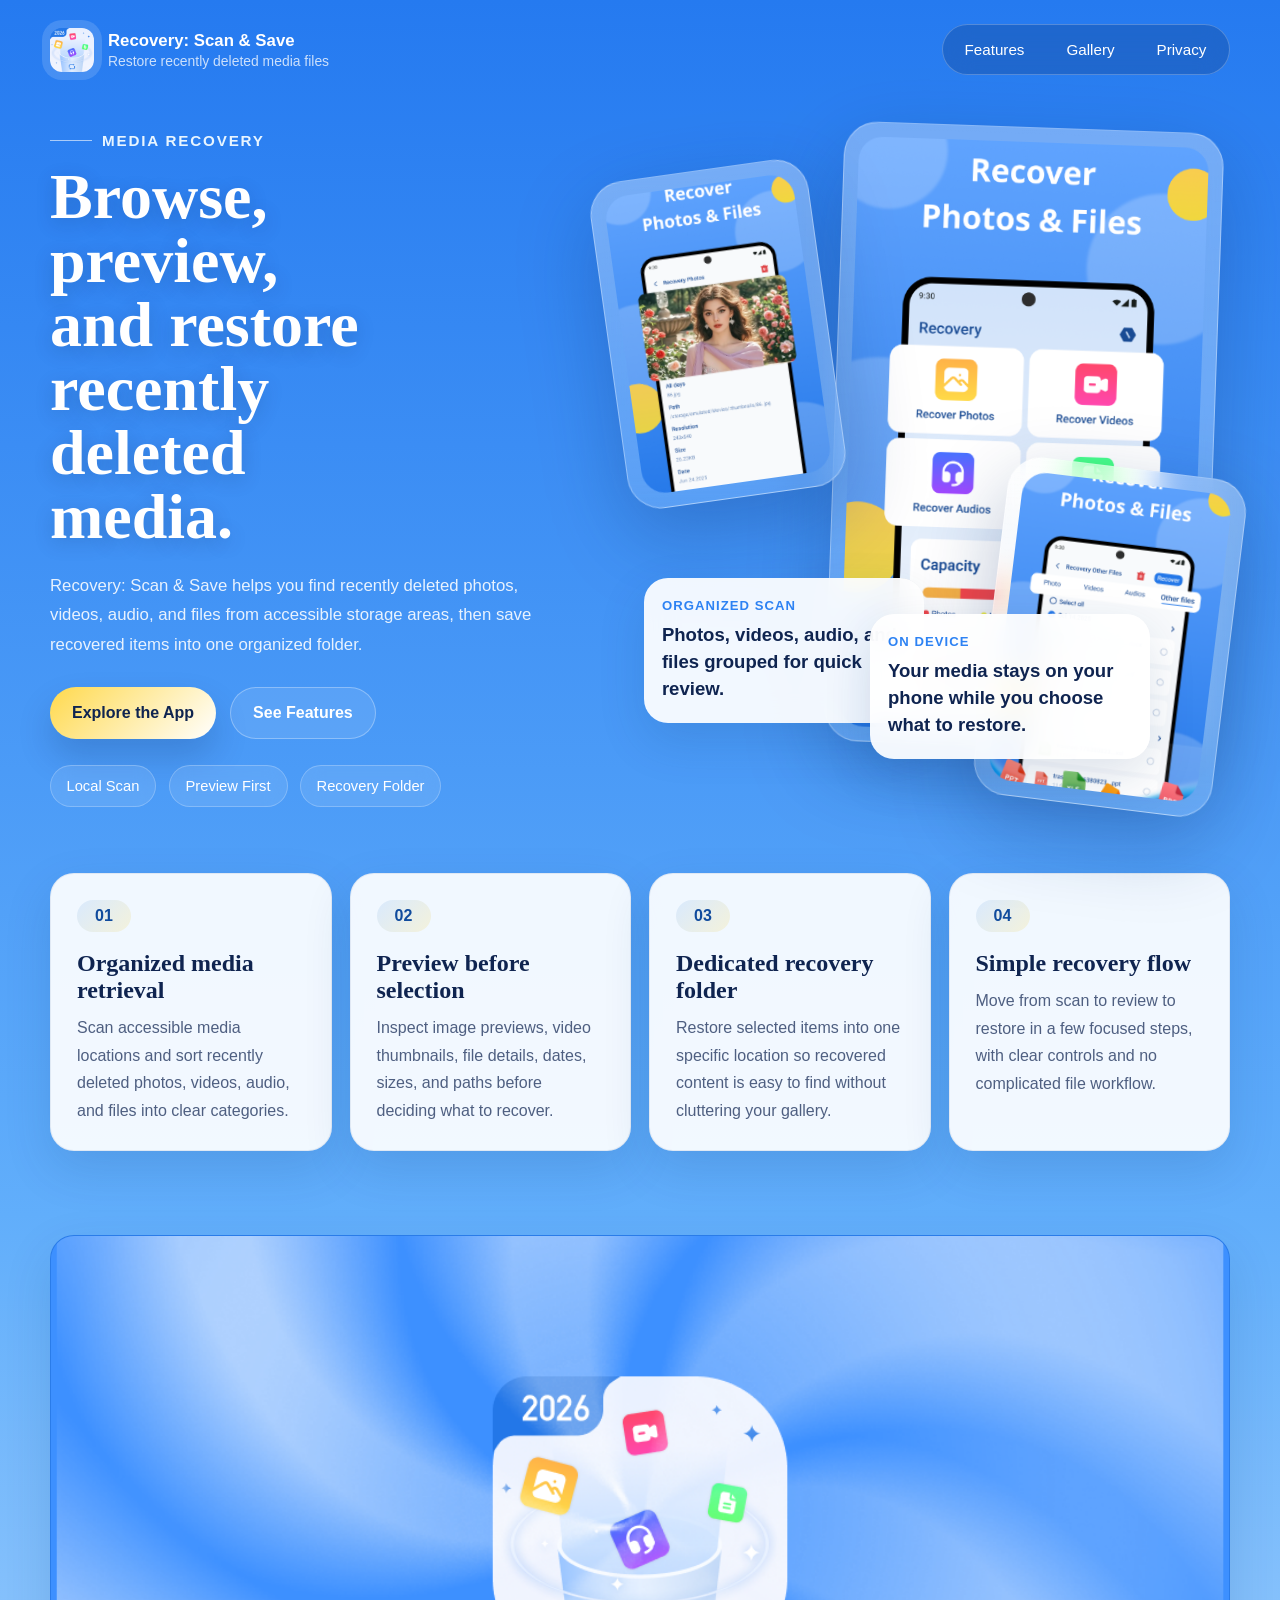
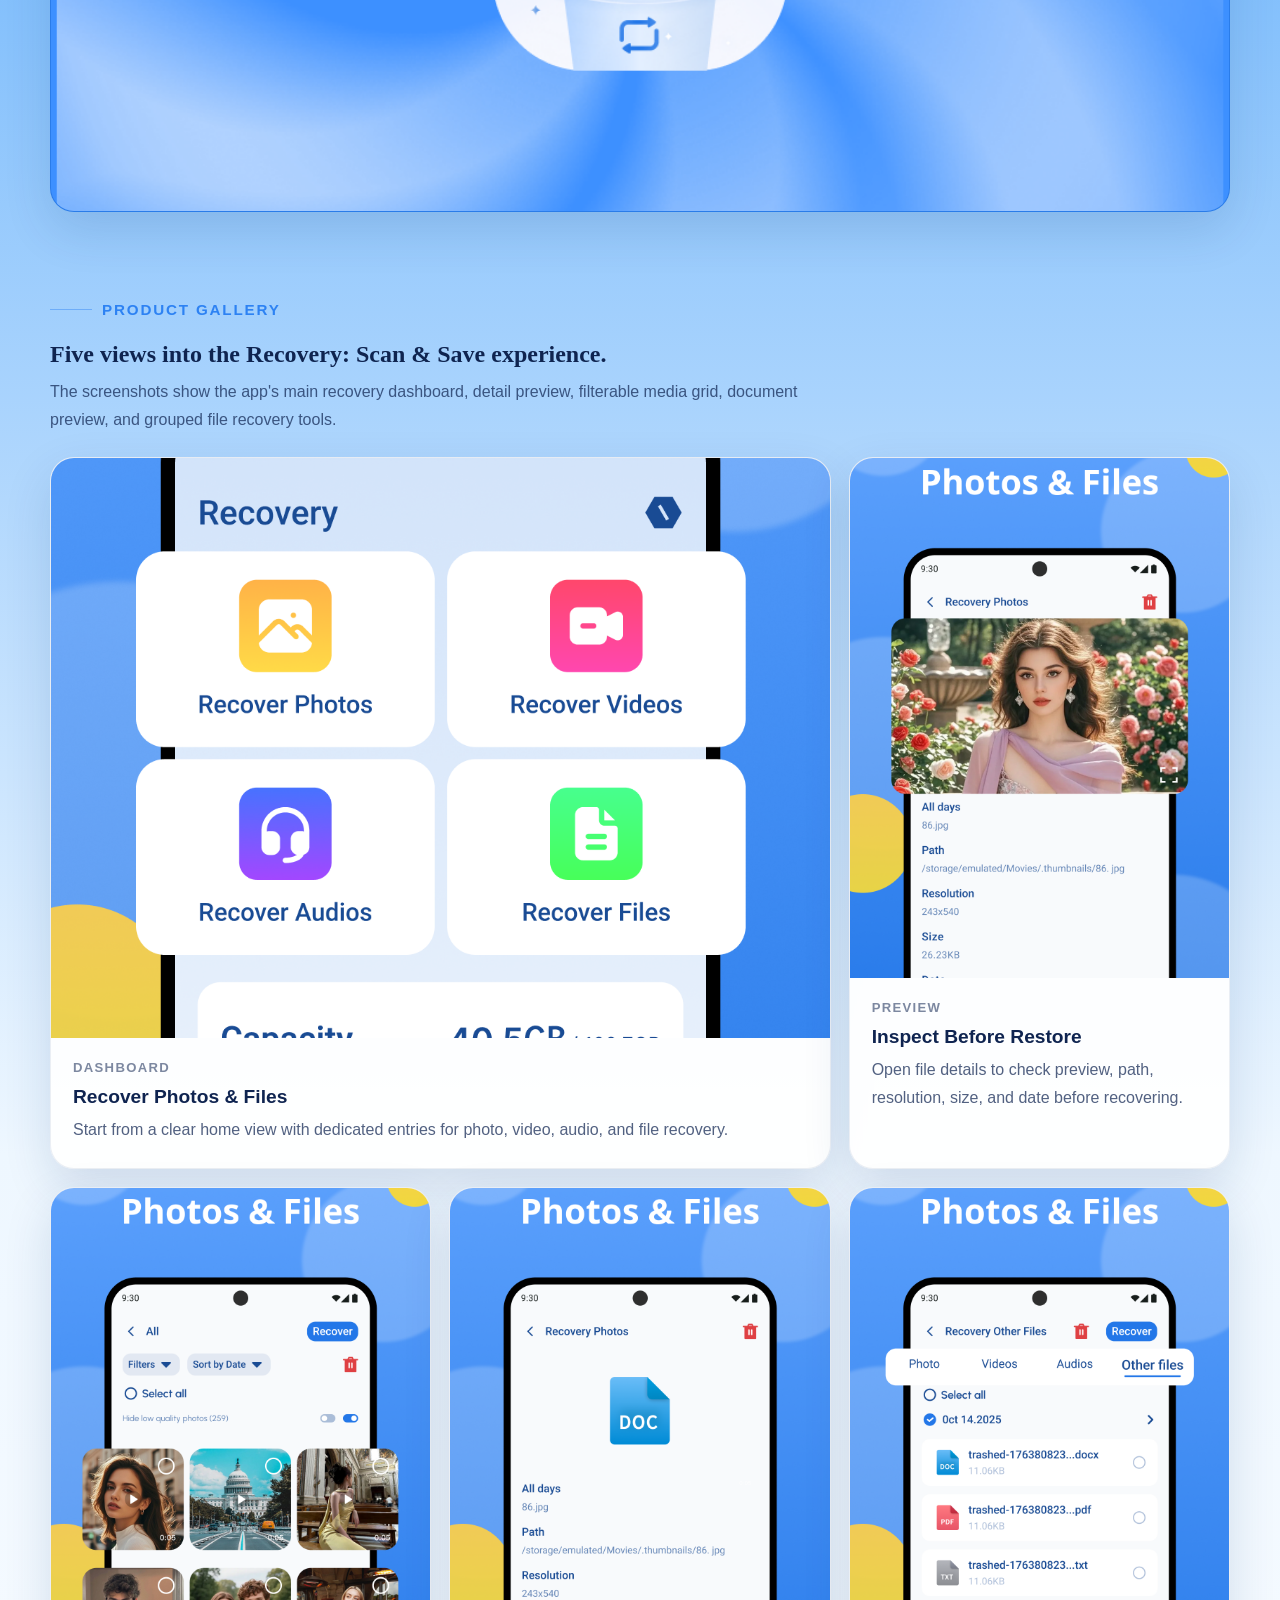
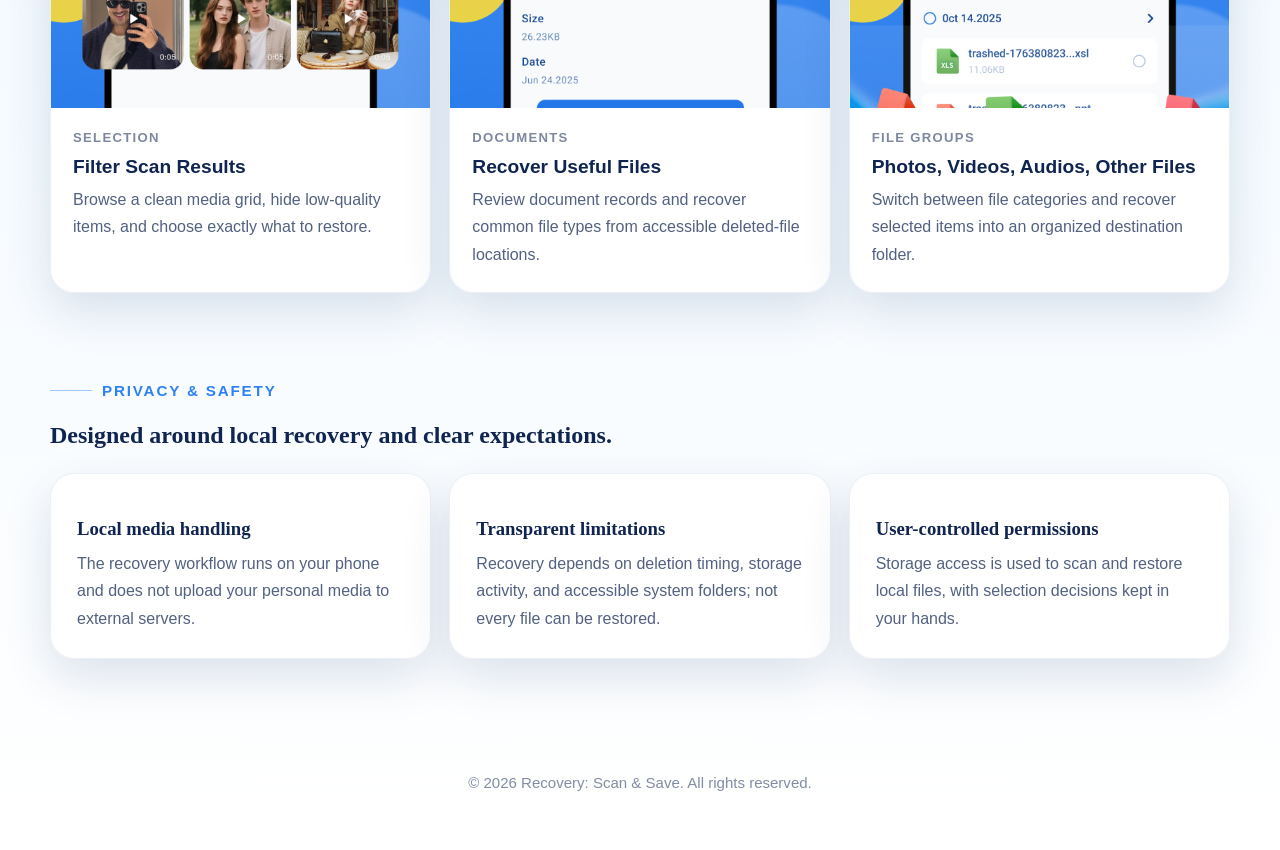
<file: Recovery_Scan_Save_top/index.html>
<!DOCTYPE html>
<html lang="en">
<head>
    <meta charset="UTF-8">
    <meta name="viewport" content="width=device-width, initial-scale=1.0">
    <meta name="description" content="Recovery: Scan & Save helps you browse, preview, and restore recently deleted photos, videos, audio, and files from accessible storage areas on your device.">
    <title>Recovery: Scan & Save | Browse, Preview & Restore Deleted Media</title>
    <link rel="stylesheet" href="styles.css">
    <script>
        if ("scrollRestoration" in history) {
            history.scrollRestoration = "manual";
        }

        window.addEventListener("pageshow", function () {
            if (!window.location.hash) {
                window.scrollTo(0, 0);
            }
        });
    </script>
</head>
<body>
    <div class="site-shell">
        <header class="topbar">
            <a class="brand" href="#hero">
                <img class="brand-icon" src="assets/logo.png" alt="Recovery: Scan & Save logo">
                <span class="brand-copy">
                    <strong>Recovery: Scan & Save</strong>
                    <span>Restore recently deleted media files</span>
                </span>
            </a>
            <nav class="nav">
                <a href="#features">Features</a>
                <a href="#gallery">Gallery</a>
                <a href="#privacy">Privacy</a>
            </nav>
        </header>

        <main>
            <section class="hero" id="hero">
                <div class="hero-copy">
                    <p class="eyebrow">Media Recovery</p>
                    <h1>Browse, preview, and restore recently deleted media.</h1>
                    <p class="hero-text">
                        Recovery: Scan & Save helps you find recently deleted photos, videos, audio,
                        and files from accessible storage areas, then save recovered items into one
                        organized folder.
                    </p>
                    <div class="hero-actions">
                        <a class="button button-primary" href="#gallery">Explore the App</a>
                        <a class="button button-secondary" href="#features">See Features</a>
                    </div>
                    <ul class="hero-points">
                        <li>Local Scan</li>
                        <li>Preview First</li>
                        <li>Recovery Folder</li>
                    </ul>
                </div>

                <div class="hero-visual">
                    <article class="phone-card phone-card-main">
                        <img src="assets/screen-dashboard.png" alt="Recovery: Scan & Save recovery dashboard">
                    </article>
                    <article class="phone-card phone-card-top">
                        <img src="assets/screen-detail-photo.png" alt="Recovery: Scan & Save photo preview screen">
                    </article>
                    <article class="phone-card phone-card-bottom">
                        <img src="assets/screen-other-files.png" alt="Recovery: Scan & Save file recovery screen">
                    </article>
                    <div class="floating-card floating-card-top">
                        <span class="floating-label">Organized Scan</span>
                        <strong>Photos, videos, audio, and files grouped for quick review.</strong>
                    </div>
                    <div class="floating-card floating-card-bottom">
                        <span class="floating-label">On Device</span>
                        <strong>Your media stays on your phone while you choose what to restore.</strong>
                    </div>
                </div>
            </section>

            <section class="feature-grid" id="features">
                <article class="feature-card">
                    <span class="feature-index">01</span>
                    <h2>Organized media retrieval</h2>
                    <p>Scan accessible media locations and sort recently deleted photos, videos, audio, and files into clear categories.</p>
                </article>
                <article class="feature-card">
                    <span class="feature-index">02</span>
                    <h2>Preview before selection</h2>
                    <p>Inspect image previews, video thumbnails, file details, dates, sizes, and paths before deciding what to recover.</p>
                </article>
                <article class="feature-card">
                    <span class="feature-index">03</span>
                    <h2>Dedicated recovery folder</h2>
                    <p>Restore selected items into one specific location so recovered content is easy to find without cluttering your gallery.</p>
                </article>
                <article class="feature-card">
                    <span class="feature-index">04</span>
                    <h2>Simple recovery flow</h2>
                    <p>Move from scan to review to restore in a few focused steps, with clear controls and no complicated file workflow.</p>
                </article>
            </section>

            <section class="brand-banner" aria-label="Recovery: Scan & Save banner">
                <img src="assets/banner.png" alt="Recovery: Scan & Save 2026 recovery banner">
            </section>

            <section class="feature-gallery" id="gallery">
                <div class="section-heading">
                    <p class="eyebrow">Product Gallery</p>
                    <h2>Five views into the Recovery: Scan & Save experience.</h2>
                    <p>
                        The screenshots show the app's main recovery dashboard, detail preview,
                        filterable media grid, document preview, and grouped file recovery tools.
                    </p>
                </div>

                <div class="gallery-grid">
                    <article class="poster-tile poster-tile-large">
                        <img src="assets/screen-dashboard.png" alt="Recovery dashboard for photos, videos, audio, and files">
                        <div class="poster-copy">
                            <span>Dashboard</span>
                            <strong>Recover Photos & Files</strong>
                            <p>Start from a clear home view with dedicated entries for photo, video, audio, and file recovery.</p>
                        </div>
                    </article>
                    <article class="poster-tile">
                        <img src="assets/screen-detail-photo.png" alt="Preview deleted photo before recovery">
                        <div class="poster-copy">
                            <span>Preview</span>
                            <strong>Inspect Before Restore</strong>
                            <p>Open file details to check preview, path, resolution, size, and date before recovering.</p>
                        </div>
                    </article>
                    <article class="poster-tile">
                        <img src="assets/screen-media-grid.png" alt="Filter and select media recovery results">
                        <div class="poster-copy">
                            <span>Selection</span>
                            <strong>Filter Scan Results</strong>
                            <p>Browse a clean media grid, hide low-quality items, and choose exactly what to restore.</p>
                        </div>
                    </article>
                    <article class="poster-tile">
                        <img src="assets/screen-document-detail.png" alt="Document recovery detail screen">
                        <div class="poster-copy">
                            <span>Documents</span>
                            <strong>Recover Useful Files</strong>
                            <p>Review document records and recover common file types from accessible deleted-file locations.</p>
                        </div>
                    </article>
                    <article class="poster-tile">
                        <img src="assets/screen-other-files.png" alt="Grouped document file recovery list">
                        <div class="poster-copy">
                            <span>File Groups</span>
                            <strong>Photos, Videos, Audios, Other Files</strong>
                            <p>Switch between file categories and recover selected items into an organized destination folder.</p>
                        </div>
                    </article>
                </div>
            </section>

            <section class="privacy-section" id="privacy">
                <div class="section-heading">
                    <p class="eyebrow">Privacy & Safety</p>
                    <h2>Designed around local recovery and clear expectations.</h2>
                </div>

                <div class="privacy-grid">
                    <article class="trust-card">
                        <h3>Local media handling</h3>
                        <p>The recovery workflow runs on your phone and does not upload your personal media to external servers.</p>
                    </article>
                    <article class="trust-card">
                        <h3>Transparent limitations</h3>
                        <p>Recovery depends on deletion timing, storage activity, and accessible system folders; not every file can be restored.</p>
                    </article>
                    <article class="trust-card">
                        <h3>User-controlled permissions</h3>
                        <p>Storage access is used to scan and restore local files, with selection decisions kept in your hands.</p>
                    </article>
                </div>
            </section>
        </main>

        <footer class="footer">
            <p>&copy; 2026 Recovery: Scan & Save. All rights reserved.</p>
        </footer>
    </div>
</body>
</html>
</file>
<file: File_Recovery_top/styles.css>
:root {
    --brand-blue: #4f5cff;
    --brand-sky: #58c7ff;
    --brand-navy: #15195f;
    --brand-ink: #16172f;
    --brand-yellow: #ffd84d;
    --brand-soft: #f5f8ff;
    --card-white: rgba(255, 255, 255, 0.9);
    --line-soft: rgba(255, 255, 255, 0.22);
    --shadow-strong: 0 28px 80px rgba(16, 22, 85, 0.3);
    --shadow-soft: 0 18px 48px rgba(19, 24, 78, 0.14);
}

* {
    box-sizing: border-box;
}

html {
    scroll-behavior: smooth;
}

body {
    margin: 0;
    color: var(--brand-ink);
    font-family: "Segoe UI", "PingFang SC", "Microsoft YaHei", sans-serif;
    background:
        radial-gradient(circle at 12% 8%, rgba(88, 199, 255, 0.34), transparent 30%),
        radial-gradient(circle at 86% 18%, rgba(255, 216, 77, 0.18), transparent 28%),
        linear-gradient(180deg, #14175f 0%, #4d59ff 30%, #eef7ff 68%, #ffffff 100%);
}

.site-shell {
    position: relative;
    z-index: 1;
    width: min(1180px, calc(100% - 32px));
    margin: 0 auto;
    padding-bottom: 32px;
}

.topbar {
    display: flex;
    align-items: center;
    justify-content: space-between;
    gap: 16px;
    padding: 24px 0;
}

.brand {
    display: inline-flex;
    align-items: center;
    min-width: 0;
    gap: 14px;
    color: white;
    text-decoration: none;
}

.brand-icon {
    width: 44px;
    height: 44px;
    flex: 0 0 auto;
    border-radius: 13px;
    box-shadow: 0 0 0 8px rgba(255, 255, 255, 0.13);
}

.brand-copy {
    display: flex;
    min-width: 0;
    flex-direction: column;
    gap: 2px;
}

.brand-copy strong {
    overflow-wrap: anywhere;
    font-size: 1.05rem;
    letter-spacing: 0;
}

.brand-copy span {
    color: rgba(255, 255, 255, 0.74);
    font-size: 0.87rem;
}

.nav {
    display: flex;
    gap: 10px;
    padding: 6px;
    border: 1px solid var(--line-soft);
    border-radius: 999px;
    background: rgba(10, 13, 55, 0.28);
    backdrop-filter: blur(14px);
}

.nav a {
    padding: 10px 16px;
    color: white;
    text-decoration: none;
    font-size: 0.95rem;
    border-radius: 999px;
    transition: background 0.25s ease;
}

.nav a:hover {
    background: rgba(255, 255, 255, 0.14);
}

.hero {
    display: grid;
    grid-template-columns: minmax(0, 0.92fr) minmax(0, 1.08fr);
    gap: 28px;
    align-items: center;
    padding: 28px 0 56px;
}

.hero-copy {
    color: white;
}

.eyebrow {
    display: inline-flex;
    align-items: center;
    gap: 10px;
    margin: 0 0 16px;
    color: #dff6ff;
    font-size: 0.95rem;
    font-weight: 800;
    letter-spacing: 0.12em;
    text-transform: uppercase;
}

.eyebrow::before {
    content: "";
    width: 42px;
    height: 1px;
    background: rgba(255, 255, 255, 0.6);
}

.hero h1 {
    margin: 0;
    max-width: 10ch;
    font-family: Georgia, "Times New Roman", serif;
    font-size: clamp(2.75rem, 5vw, 5.15rem);
    line-height: 1;
    letter-spacing: 0;
    text-wrap: balance;
    text-shadow: 0 5px 20px rgba(9, 11, 58, 0.22);
}

.hero-text {
    max-width: 49ch;
    margin: 22px 0 0;
    color: rgba(255, 255, 255, 0.86);
    font-size: 1.05rem;
    line-height: 1.75;
}

.hero-actions {
    display: flex;
    flex-wrap: wrap;
    gap: 14px;
    margin-top: 28px;
}

.button {
    display: inline-flex;
    align-items: center;
    justify-content: center;
    min-height: 52px;
    padding: 0 22px;
    border-radius: 999px;
    text-decoration: none;
    font-weight: 800;
    transition: transform 0.25s ease, box-shadow 0.25s ease, background 0.25s ease;
}

.button:hover {
    transform: translateY(-2px);
}

.button-primary {
    color: var(--brand-ink);
    background: linear-gradient(135deg, var(--brand-yellow) 0%, #ffffff 100%);
    box-shadow: 0 18px 34px rgba(9, 11, 58, 0.2);
}

.button-secondary {
    color: white;
    border: 1px solid rgba(255, 255, 255, 0.28);
    background: rgba(255, 255, 255, 0.1);
}

.hero-points {
    display: flex;
    flex-wrap: wrap;
    gap: 12px;
    margin: 26px 0 0;
    padding: 0;
    list-style: none;
}

.hero-points li {
    padding: 12px 16px;
    border: 1px solid rgba(255, 255, 255, 0.24);
    border-radius: 999px;
    background: rgba(255, 255, 255, 0.1);
    backdrop-filter: blur(10px);
    color: white;
    font-size: 0.92rem;
}

.hero-visual {
    position: relative;
    min-height: 680px;
}

.phone-card {
    position: absolute;
    overflow: hidden;
    border-radius: 34px;
    border: 1px solid rgba(255, 255, 255, 0.3);
    background: linear-gradient(180deg, rgba(255, 255, 255, 0.3), rgba(255, 255, 255, 0.12));
    box-shadow: var(--shadow-strong);
    backdrop-filter: blur(18px);
    padding: 14px;
}

.phone-card img {
    display: block;
    width: 100%;
    height: 100%;
    object-fit: cover;
    border-radius: 24px;
}

.phone-card-main {
    top: 0;
    right: 16px;
    width: min(100%, 380px);
    height: 620px;
    transform: rotate(2deg);
}

.phone-card-top {
    top: 42px;
    left: 0;
    width: 220px;
    height: 330px;
    transform: rotate(-8deg);
}

.phone-card-bottom {
    right: 0;
    bottom: 0;
    width: 240px;
    height: 340px;
    transform: rotate(7deg);
}

.floating-card {
    position: absolute;
    max-width: 280px;
    padding: 18px 18px 20px;
    border-radius: 24px;
    background: rgba(255, 255, 255, 0.92);
    box-shadow: var(--shadow-soft);
    backdrop-filter: blur(14px);
}

.floating-card strong {
    display: block;
    margin-top: 8px;
    font-size: 1.16rem;
    line-height: 1.45;
}

.floating-label {
    color: var(--brand-blue);
    font-size: 0.82rem;
    font-weight: 800;
    letter-spacing: 0.08em;
    text-transform: uppercase;
}

.floating-card-top {
    left: 36px;
    bottom: 84px;
}

.floating-card-bottom {
    right: 80px;
    bottom: 48px;
}

.feature-grid {
    display: grid;
    grid-template-columns: repeat(4, minmax(0, 1fr));
    gap: 18px;
    margin-top: 10px;
}

.feature-card,
.trust-card,
.poster-tile,
.brand-banner {
    border: 1px solid rgba(17, 32, 79, 0.08);
    border-radius: 30px;
    background: var(--card-white);
    box-shadow: var(--shadow-soft);
}

.feature-card,
.trust-card {
    padding: 26px;
}

.feature-index {
    display: inline-flex;
    align-items: center;
    justify-content: center;
    min-width: 54px;
    min-height: 32px;
    padding: 0 12px;
    border-radius: 999px;
    background: linear-gradient(135deg, rgba(79, 92, 255, 0.13), rgba(88, 199, 255, 0.24));
    color: var(--brand-blue);
    font-weight: 800;
}

.feature-card h2,
.trust-card h3,
.section-heading h2 {
    margin: 18px 0 10px;
    font-family: Georgia, "Times New Roman", serif;
    letter-spacing: 0;
}

.feature-card p,
.trust-card p,
.section-heading p,
.poster-copy p {
    margin: 0;
    color: rgba(22, 23, 47, 0.72);
    line-height: 1.72;
}

.brand-banner {
    overflow: hidden;
    margin-top: 84px;
    background: #4f5cff;
}

.brand-banner img {
    display: block;
    width: 100%;
    height: auto;
}

.feature-gallery,
.privacy-section {
    margin-top: 84px;
}

.section-heading {
    max-width: 760px;
    margin-bottom: 24px;
}

.section-heading .eyebrow {
    color: var(--brand-blue);
}

.section-heading .eyebrow::before {
    background: rgba(79, 92, 255, 0.44);
}

.gallery-grid {
    display: grid;
    grid-template-columns: repeat(3, minmax(0, 1fr));
    gap: 18px;
}

.poster-tile {
    overflow: hidden;
}

.poster-tile-large {
    grid-column: span 2;
}

.poster-tile img {
    display: block;
    width: 100%;
    height: 520px;
    object-fit: cover;
}

.poster-tile-large img {
    height: 580px;
}

.poster-copy {
    padding: 20px 22px 24px;
}

.poster-copy span {
    color: rgba(22, 23, 47, 0.54);
    font-size: 0.82rem;
    font-weight: 800;
    letter-spacing: 0.1em;
    text-transform: uppercase;
}

.poster-copy strong {
    display: block;
    margin: 10px 0 8px;
    font-size: 1.2rem;
}

.privacy-grid {
    display: grid;
    grid-template-columns: repeat(3, minmax(0, 1fr));
    gap: 18px;
}

.footer {
    margin-top: 72px;
    padding: 28px 0 12px;
    color: rgba(22, 23, 47, 0.52);
    font-size: 0.94rem;
    text-align: center;
}

@media (max-width: 1100px) {
    .hero {
        grid-template-columns: 1fr;
    }

    .hero h1 {
        max-width: 12ch;
    }

    .hero-visual {
        min-height: 760px;
    }

    .feature-grid {
        grid-template-columns: repeat(2, minmax(0, 1fr));
    }

    .gallery-grid {
        grid-template-columns: repeat(2, minmax(0, 1fr));
    }

    .poster-tile-large {
        grid-column: span 2;
    }
}

@media (max-width: 900px) {
    .site-shell {
        width: min(100% - 20px, 100%);
    }

    .topbar {
        flex-direction: column;
        align-items: stretch;
    }

    .brand {
        align-items: flex-start;
    }

    .nav {
        justify-content: space-between;
        overflow-x: auto;
    }

    .hero {
        padding-top: 12px;
    }

    .hero h1 {
        max-width: 11ch;
        font-size: clamp(2.35rem, 10vw, 3.7rem);
    }

    .hero-visual {
        min-height: auto;
        display: grid;
        gap: 16px;
    }

    .phone-card,
    .phone-card-main,
    .phone-card-top,
    .phone-card-bottom,
    .floating-card,
    .floating-card-top,
    .floating-card-bottom {
        position: static;
        width: 100%;
        height: auto;
        transform: none;
        max-width: none;
    }

    .phone-card img {
        height: 480px;
    }

    .feature-grid,
    .gallery-grid,
    .privacy-grid {
        grid-template-columns: 1fr;
    }

    .poster-tile-large {
        grid-column: auto;
    }

    .poster-tile img,
    .poster-tile-large img {
        height: 460px;
    }

    .brand-banner {
        border-radius: 24px;
        margin-top: 64px;
    }
}
</file>
<file: filerecovery.online/styles.css>
﻿:root {
    --bg: #010409;
    --fg: #f5f6fb;
    --muted: #b6c1d9;
    --surface: #0c1624;
    --surface-2: #111c2e;
    --accent: #7cf6b5;
    --accent-2: #96b5ff;
    --border: rgba(255, 255, 255, 0.08);
    --shadow: 0 40px 80px rgba(0, 0, 0, 0.45);
    font-family: "Space Grotesk", "Noto Sans SC", system-ui, -apple-system, BlinkMacSystemFont, "Segoe UI", sans-serif;
}

* {
    box-sizing: border-box;
}

body {
    margin: 0;
    background: radial-gradient(circle at 20% -10%, rgba(124, 246, 181, 0.15), transparent 55%), var(--bg);
    color: var(--fg);
    font-family: inherit;
    line-height: 1.6;
}

a {
    color: inherit;
    text-decoration: none;
}

img {
    max-width: 100%;
    display: block;
}

.site-shell {
    min-height: 100vh;
}

.hero {
    padding: 2.5rem clamp(1.5rem, 6vw, 5.5rem);
    padding-bottom: 4rem;
    background: linear-gradient(135deg, rgba(17, 28, 46, 0.95), rgba(7, 12, 21, 0.95));
    position: relative;
    overflow: hidden;
}

.hero::after {
    content: "";
    position: absolute;
    inset: 10% auto auto 55%;
    width: 500px;
    height: 500px;
    background: radial-gradient(circle, rgba(150, 181, 255, 0.35), transparent 70%);
    filter: blur(50px);
    pointer-events: none;
    z-index: 0;
}

.nav {
    display: flex;
    align-items: center;
    gap: 1rem;
    position: relative;
    z-index: 2;
    transition: background 0.3s ease, border-color 0.3s ease, padding 0.3s ease;
}

.nav.scrolled {
    background: rgba(4, 8, 15, 0.75);
    border: 1px solid rgba(255, 255, 255, 0.08);
    border-radius: 999px;
    padding: 0.85rem 1.25rem;
    backdrop-filter: blur(18px);
}

.logo-mark {
    display: flex;
    align-items: center;
    gap: 0.75rem;
    padding: 0.35rem 0.5rem 0.35rem 0;
}

.logo-mark span {
    font-weight: 600;
    display: block;
}

.logo-mark small {
    display: block;
    color: var(--muted);
    font-size: 0.8rem;
}

.nav-links {
    list-style: none;
    display: flex;
    gap: 1rem;
    margin: 0;
    padding: 0;
}

.nav-links a {
    font-size: 0.95rem;
    color: var(--muted);
    padding: 0.25rem 0.5rem;
    border-radius: 999px;
    transition: color 0.2s ease, background 0.2s ease;
}

.nav-links a:hover,
.nav-links a:focus-visible {
    background: rgba(255, 255, 255, 0.08);
    color: var(--fg);
}

.nav-cta {
    margin-left: auto;
    display: flex;
    gap: 0.75rem;
}

.menu-toggle {
    display: none;
    border: 1px solid var(--border);
    background: transparent;
    color: var(--fg);
    border-radius: 999px;
    padding: 0.35rem 0.85rem;
}

.pill {
    display: inline-flex;
    padding: 0.25rem 0.75rem;
    border-radius: 999px;
    font-size: 0.85rem;
    letter-spacing: 0.02em;
    text-transform: uppercase;
    color: var(--accent);
    background: rgba(124, 246, 181, 0.08);
    border: 1px solid rgba(124, 246, 181, 0.4);
}

.pill.light {
    color: var(--accent-2);
    border-color: rgba(150, 181, 255, 0.4);
    background: rgba(150, 181, 255, 0.1);
}

.solid,
.ghost,
.outline {
    border-radius: 999px;
    padding: 0.65rem 1.5rem;
    font-size: 0.95rem;
    font-weight: 600;
    cursor: pointer;
    border: none;
    transition: transform 0.2s ease, opacity 0.2s ease, background 0.2s ease;
}

.solid {
    background: linear-gradient(120deg, var(--accent), #65d8ff);
    color: #04111d;
}

.ghost {
    background: rgba(255, 255, 255, 0.08);
    color: var(--fg);
}

.outline {
    background: transparent;
    border: 1px solid var(--border);
    color: var(--fg);
}

.solid:hover,
.ghost:hover,
.outline:hover {
    transform: translateY(-1px);
    opacity: 0.9;
}

.hero-grid {
    margin-top: 3rem;
    display: grid;
    grid-template-columns: minmax(0, 1.2fr) minmax(0, 0.8fr);
    gap: 2.5rem;
    position: relative;
    z-index: 1;
}

.hero-copy h1 {
    font-size: clamp(2.4rem, 4vw, 3.6rem);
    margin-top: 1rem;
    margin-bottom: 1rem;
    line-height: 1.15;
}

.lede {
    color: var(--muted);
    font-size: 1.05rem;
}

.hero-actions {
    display: flex;
    gap: 1rem;
    flex-wrap: wrap;
    margin: 2rem 0;
}

.hero-list {
    list-style: none;
    padding: 0;
    margin: 0;
    display: flex;
    flex-direction: column;
    gap: 1rem;
}

.hero-list li {
    background: rgba(255, 255, 255, 0.05);
    padding: 1rem;
    border-radius: 1.25rem;
    border: 1px solid rgba(255, 255, 255, 0.04);
}

.hero-list span {
    color: var(--muted);
    font-size: 0.85rem;
}

.hero-list strong {
    display: block;
    font-size: 1rem;
    margin-top: 0.35rem;
}

.hero-panel {
    background: rgba(12, 22, 36, 0.95);
    border-radius: 2rem;
    padding: 2rem;
    border: 1px solid rgba(255, 255, 255, 0.08);
    box-shadow: var(--shadow);
}

.panel-products {
    display: grid;
    gap: 0.9rem;
    margin: 1.5rem 0;
}

.panel-product {
    display: grid;
    grid-template-columns: auto minmax(0, 1fr);
    gap: 0.85rem;
    align-items: center;
    padding: 1rem;
    border: 1px solid rgba(255, 255, 255, 0.08);
    border-radius: 1.25rem;
    background: rgba(255, 255, 255, 0.04);
    transition: transform 0.2s ease, border-color 0.2s ease, background 0.2s ease;
}

.panel-product:hover,
.panel-product:focus-visible {
    transform: translateY(-2px);
    border-color: rgba(124, 246, 181, 0.35);
    background: rgba(255, 255, 255, 0.07);
}

.panel-product img,
.product-logo,
.clean-logo {
    width: 3.25rem;
    height: 3.25rem;
    border-radius: 1rem;
    object-fit: cover;
    box-shadow: 0 14px 30px rgba(0, 0, 0, 0.24);
}

.panel-product strong,
.panel-product small {
    display: block;
}

.panel-product small {
    color: var(--muted);
    margin-top: 0.2rem;
}

.product-icon {
    width: 3.25rem;
    height: 3.25rem;
    border-radius: 1rem;
    display: inline-flex;
    align-items: center;
    justify-content: center;
    font-weight: 700;
    color: #04111d;
    background: linear-gradient(135deg, var(--accent), #65d8ff);
    box-shadow: 0 14px 30px rgba(0, 0, 0, 0.24);
}

.panel-link {
    display: inline-flex;
    align-items: center;
    gap: 0.35rem;
    color: var(--accent-2);
    font-weight: 600;
}

.panel-link svg {
    width: 1.4rem;
    height: 1.4rem;
    stroke: currentColor;
    fill: none;
    stroke-width: 1.6;
}

main {
    background: var(--bg);
    padding: 4rem clamp(1.5rem, 6vw, 5.5rem);
}

.section {
    margin-bottom: 4.5rem;
}

.section-header {
    max-width: 720px;
}

.section-header h2 {
    font-size: clamp(2rem, 3vw, 2.8rem);
    margin: 0.75rem 0;
}

.section-header p {
    color: var(--muted);
}

.about-grid,
.cards-grid,
.contact-grid,
.timeline,
.product-grid,
.clean-hero,
.feature-showcase {
    margin-top: 2.5rem;
}

.about-grid {
    display: grid;
    gap: 1.5rem;
    grid-template-columns: repeat(auto-fit, minmax(260px, 1fr));
}

.about-card {
    background: var(--surface);
    border-radius: 1.5rem;
    padding: 1.75rem;
    border: 1px solid var(--border);
}

.about-card dl {
    margin: 0;
}

.about-card dl div {
    margin-bottom: 1rem;
    padding-bottom: 1rem;
    border-bottom: 1px solid rgba(255, 255, 255, 0.05);
}

.about-card dl div:last-child {
    border-bottom: none;
    margin-bottom: 0;
    padding-bottom: 0;
}

.about-card ol {
    list-style: none;
    padding: 0;
    margin: 0;
}

.about-card ol li {
    padding: 0.35rem 0;
    border-bottom: 1px dashed rgba(255, 255, 255, 0.1);
}

.about-card ol li:last-child {
    border-bottom: none;
}

.about-card span {
    color: var(--accent);
    font-weight: 600;
}

.cards-grid {
    display: grid;
    gap: 1.5rem;
    grid-template-columns: repeat(auto-fit, minmax(240px, 1fr));
}

.card {
    background: var(--surface-2);
    padding: 1.75rem;
    border-radius: 1.5rem;
    border: 1px solid var(--border);
}

.card ul {
    list-style: none;
    padding: 0;
    margin: 1.25rem 0 0;
    display: flex;
    flex-direction: column;
    gap: 0.5rem;
    color: var(--muted);
}

.timeline {
    display: grid;
    gap: 1rem;
    grid-template-columns: repeat(auto-fit, minmax(220px, 1fr));
}

.timeline article {
    background: rgba(255, 255, 255, 0.03);
    padding: 1.5rem;
    border-radius: 1.25rem;
    border: 1px solid rgba(255, 255, 255, 0.06);
}

.mono {
    font-family: "Space Grotesk", "Noto Sans Mono", monospace;
    letter-spacing: 0.02em;
}

.credential-actions {
    margin-top: 2rem;
    display: flex;
    gap: 1rem;
    flex-wrap: wrap;
}

.product-grid {
    display: grid;
    gap: 1.5rem;
    grid-template-columns: repeat(2, minmax(0, 1fr));
}

.product-card {
    background: var(--surface);
    border-radius: 1.5rem;
    padding: 2rem;
    border: 1px solid var(--border);
}

.product-card-featured {
    background:
        radial-gradient(circle at 88% 10%, rgba(101, 216, 255, 0.18), transparent 32%),
        var(--surface);
    border-color: rgba(124, 246, 181, 0.2);
}

.product-card-head {
    display: flex;
    align-items: center;
    gap: 1rem;
    margin-bottom: 1.25rem;
}

.product-card-head h3,
.clean-copy h3,
.feature-showcase h3 {
    margin: 0.35rem 0 0;
}

.product-card p,
.clean-copy p,
.feature-showcase p {
    color: var(--muted);
}

.product-card ul {
    list-style: none;
    padding: 0;
    margin: 1.25rem 0;
    display: flex;
    flex-direction: column;
    gap: 0.55rem;
    color: var(--muted);
}

.product-card li::before {
    content: "";
    width: 0.45rem;
    height: 0.45rem;
    display: inline-block;
    margin-right: 0.55rem;
    border-radius: 999px;
    background: var(--accent);
    vertical-align: middle;
}

.clean-hero {
    display: grid;
    grid-template-columns: minmax(0, 0.95fr) minmax(0, 1.05fr);
    gap: 1.5rem;
    align-items: stretch;
}

.clean-copy,
.clean-banner {
    background: var(--surface);
    border-radius: 1.5rem;
    padding: 2rem;
    border: 1px solid var(--border);
}

.clean-copy {
    display: flex;
    flex-direction: column;
    justify-content: center;
}

.clean-banner {
    display: flex;
    align-items: center;
    justify-content: center;
    overflow: hidden;
}

.clean-banner img {
    width: min(100%, 520px);
    border-radius: 1.25rem;
    background: #bfe9fb;
}

.clean-actions {
    display: flex;
    flex-wrap: wrap;
    gap: 0.65rem;
    margin-top: 1.35rem;
}

.clean-actions span {
    border: 1px solid rgba(124, 246, 181, 0.35);
    border-radius: 999px;
    padding: 0.35rem 0.75rem;
    color: var(--accent);
    background: rgba(124, 246, 181, 0.08);
    font-size: 0.9rem;
}

.feature-showcase {
    display: grid;
    gap: 1.25rem;
    grid-template-columns: repeat(5, minmax(0, 1fr));
}

.feature-showcase article {
    background: rgba(255, 255, 255, 0.035);
    border: 1px solid rgba(255, 255, 255, 0.06);
    border-radius: 1.35rem;
    padding: 1rem;
}

.feature-showcase img {
    width: 100%;
    aspect-ratio: 9 / 14;
    object-fit: cover;
    border-radius: 1rem;
    background: #bfe9fb;
    margin-bottom: 1rem;
}

.contact-grid {
    display: grid;
    grid-template-columns: repeat(auto-fit, minmax(220px, 1fr));
    gap: 1.25rem;
}

.contact-grid article {
    background: rgba(255, 255, 255, 0.03);
    padding: 1.5rem;
    border-radius: 1.25rem;
    border: 1px solid rgba(255, 255, 255, 0.05);
}

.site-footer {
    border-top: 1px solid rgba(255, 255, 255, 0.08);
    padding: 1.5rem clamp(1.5rem, 6vw, 5.5rem);
    display: flex;
    flex-wrap: wrap;
    gap: 1rem;
    justify-content: space-between;
    background: #05080f;
    color: var(--muted);
}

.site-footer a {
    color: var(--accent-2);
    margin-left: 1rem;
}

body.nav-open .nav-links,
body.nav-open .nav-cta {
    transform: translateY(0);
    opacity: 1;
    pointer-events: auto;
}

@media (max-width: 960px) {
    .nav {
        flex-wrap: wrap;
        align-items: flex-start;
    }

    .nav-cta {
        order: 3;
        width: 100%;
        justify-content: flex-start;
    }
}

@media (max-width: 768px) {
    .nav-links {
        flex-direction: column;
        width: 100%;
        border-top: 1px solid rgba(255, 255, 255, 0.08);
        margin-top: 1rem;
        padding-top: 1rem;
        transform: translateY(-10px);
        opacity: 0;
        pointer-events: none;
        transition: transform 0.3s ease, opacity 0.3s ease;
    }

    .nav-cta {
        flex-direction: column;
        align-items: stretch;
        transform: translateY(-10px);
        opacity: 0;
        pointer-events: none;
        transition: transform 0.3s ease, opacity 0.3s ease;
    }

    .menu-toggle {
        display: inline-flex;
    }

    .hero-grid {
        grid-template-columns: 1fr;
    }

    .product-grid,
    .clean-hero {
        grid-template-columns: 1fr;
    }

    .feature-showcase {
        grid-template-columns: repeat(2, minmax(0, 1fr));
    }
}

@media (max-width: 520px) {
    .hero,
    main {
        padding: 2rem 1.25rem;
    }

    .hero-actions {
        flex-direction: column;
        align-items: stretch;
    }

    .product-card,
    .clean-copy,
    .clean-banner {
        padding: 1.25rem;
    }

    .feature-showcase {
        grid-template-columns: 1fr;
    }
}
</file>
<file: LocShare_top/styles.css>
:root {
    --brand-blue: #1f5eff;
    --brand-cyan: #33c8ff;
    --brand-green: #47c46a;
    --brand-ink: #091226;
    --brand-soft: #f6fbff;
    --card-white: rgba(255, 255, 255, 0.88);
    --line-soft: rgba(255, 255, 255, 0.24);
    --shadow-strong: 0 28px 80px rgba(8, 28, 79, 0.28);
    --shadow-soft: 0 18px 48px rgba(16, 24, 40, 0.14);
}

* {
    box-sizing: border-box;
}

html {
    scroll-behavior: smooth;
}

body {
    margin: 0;
    color: var(--brand-ink);
    font-family: "Segoe UI", "PingFang SC", "Microsoft YaHei", sans-serif;
    background:
        radial-gradient(circle at top left, rgba(102, 218, 255, 0.24), transparent 30%),
        radial-gradient(circle at top right, rgba(255, 222, 161, 0.2), transparent 30%),
        linear-gradient(180deg, #0f4cf2 0%, #1e85ff 26%, #f3f9ff 66%, #ffffff 100%);
}

body::before,
body::after {
    position: fixed;
    content: "";
    width: 260px;
    height: 260px;
    border-radius: 999px;
    pointer-events: none;
    z-index: 0;
    filter: blur(28px);
}

body::before {
    top: 120px;
    left: -90px;
    background: rgba(255, 209, 114, 0.42);
}

body::after {
    right: -100px;
    bottom: 120px;
    background: rgba(71, 196, 106, 0.22);
}

.site-shell {
    position: relative;
    z-index: 1;
    width: min(1180px, calc(100% - 32px));
    margin: 0 auto;
    padding-bottom: 32px;
}

.topbar {
    display: flex;
    align-items: center;
    justify-content: space-between;
    gap: 16px;
    padding: 24px 0;
}

.brand {
    display: inline-flex;
    align-items: center;
    gap: 14px;
    color: white;
    text-decoration: none;
}

.brand-mark {
    width: 18px;
    height: 18px;
    border-radius: 6px;
    background: linear-gradient(135deg, #ffffff 0%, #9effcc 100%);
    box-shadow: 0 0 0 8px rgba(255, 255, 255, 0.14);
}

.brand-copy {
    display: flex;
    flex-direction: column;
    gap: 2px;
}

.brand-copy strong {
    font-size: 1.05rem;
    letter-spacing: 0.02em;
}

.brand-copy span {
    color: rgba(255, 255, 255, 0.74);
    font-size: 0.87rem;
}

.nav {
    display: flex;
    gap: 10px;
    padding: 6px;
    border: 1px solid var(--line-soft);
    border-radius: 999px;
    background: rgba(10, 23, 58, 0.18);
    backdrop-filter: blur(14px);
}

.nav a {
    padding: 10px 16px;
    color: white;
    text-decoration: none;
    font-size: 0.95rem;
    border-radius: 999px;
    transition: background 0.25s ease;
}

.nav a:hover {
    background: rgba(255, 255, 255, 0.14);
}

.hero {
    display: grid;
    grid-template-columns: minmax(0, 0.92fr) minmax(0, 1.08fr);
    gap: 28px;
    align-items: center;
    padding: 28px 0 56px;
}

.hero-copy {
    color: white;
}

.eyebrow {
    display: inline-flex;
    align-items: center;
    gap: 10px;
    margin: 0 0 16px;
    color: #d7f2ff;
    font-size: 0.95rem;
    font-weight: 700;
    letter-spacing: 0.12em;
    text-transform: uppercase;
}

.eyebrow::before {
    content: "";
    width: 42px;
    height: 1px;
    background: rgba(255, 255, 255, 0.6);
}

.hero h1 {
    margin: 0;
    font-family: Georgia, "Times New Roman", serif;
    font-size: clamp(2.9rem, 5.2vw, 5.4rem);
    line-height: 0.98;
    letter-spacing: -0.04em;
    text-wrap: balance;
    text-shadow: 0 5px 20px rgba(12, 18, 66, 0.18);
}

.hero-text {
    max-width: 48ch;
    margin: 22px 0 0;
    color: rgba(255, 255, 255, 0.86);
    font-size: 1.05rem;
    line-height: 1.75;
}

.hero-actions {
    display: flex;
    flex-wrap: wrap;
    gap: 14px;
    margin-top: 28px;
}

.button {
    display: inline-flex;
    align-items: center;
    justify-content: center;
    min-height: 52px;
    padding: 0 22px;
    border-radius: 999px;
    text-decoration: none;
    font-weight: 700;
    transition: transform 0.25s ease, box-shadow 0.25s ease, background 0.25s ease;
}

.button:hover {
    transform: translateY(-2px);
}

.button-primary {
    color: var(--brand-ink);
    background: linear-gradient(135deg, #ffe083 0%, #ffffff 100%);
    box-shadow: 0 18px 34px rgba(9, 18, 38, 0.18);
}

.button-secondary {
    color: white;
    border: 1px solid rgba(255, 255, 255, 0.28);
    background: rgba(255, 255, 255, 0.1);
}

.hero-points {
    display: flex;
    flex-wrap: wrap;
    gap: 12px;
    margin: 26px 0 0;
    padding: 0;
    list-style: none;
}

.hero-points li {
    padding: 12px 16px;
    border: 1px solid rgba(255, 255, 255, 0.24);
    border-radius: 999px;
    background: rgba(255, 255, 255, 0.1);
    backdrop-filter: blur(10px);
    color: white;
    font-size: 0.92rem;
}

.hero-visual {
    position: relative;
    min-height: 680px;
}

.phone-card {
    position: absolute;
    overflow: hidden;
    border-radius: 34px;
    border: 1px solid rgba(255, 255, 255, 0.3);
    background: linear-gradient(180deg, rgba(255, 255, 255, 0.3), rgba(255, 255, 255, 0.12));
    box-shadow: var(--shadow-strong);
    backdrop-filter: blur(18px);
    padding: 14px;
}

.phone-card img {
    display: block;
    width: 100%;
    height: 100%;
    object-fit: cover;
    border-radius: 24px;
}

.phone-card-main {
    top: 0;
    right: 16px;
    width: min(100%, 380px);
    height: 620px;
    transform: rotate(2deg);
}

.phone-card-top {
    top: 42px;
    left: 0;
    width: 220px;
    height: 330px;
    transform: rotate(-8deg);
}

.phone-card-bottom {
    right: 0;
    bottom: 0;
    width: 240px;
    height: 340px;
    transform: rotate(7deg);
}

.floating-card {
    position: absolute;
    max-width: 280px;
    padding: 18px 18px 20px;
    border-radius: 24px;
    background: rgba(255, 250, 244, 0.9);
    box-shadow: var(--shadow-soft);
    backdrop-filter: blur(14px);
}

.floating-card strong {
    display: block;
    margin-top: 8px;
    font-size: 1.16rem;
    line-height: 1.45;
}

.floating-label {
    color: #ff7a00;
    font-size: 0.82rem;
    font-weight: 700;
    letter-spacing: 0.08em;
    text-transform: uppercase;
}

.floating-card-top {
    left: 40px;
    bottom: 84px;
}

.floating-card-bottom {
    right: 80px;
    bottom: 48px;
}

.feature-grid {
    display: grid;
    grid-template-columns: repeat(4, minmax(0, 1fr));
    gap: 18px;
    margin-top: 10px;
}

.feature-card,
.trust-card,
.poster-tile {
    border: 1px solid rgba(17, 32, 79, 0.08);
    border-radius: 30px;
    background: var(--card-white);
    box-shadow: var(--shadow-soft);
}

.feature-card,
.trust-card {
    padding: 26px;
}

.feature-index {
    display: inline-flex;
    align-items: center;
    justify-content: center;
    min-width: 54px;
    min-height: 32px;
    padding: 0 12px;
    border-radius: 999px;
    background: linear-gradient(135deg, rgba(31, 94, 255, 0.12), rgba(55, 201, 255, 0.24));
    color: var(--brand-blue);
    font-weight: 700;
}

.feature-card h2,
.trust-card h3,
.section-heading h2 {
    margin: 18px 0 10px;
    font-family: Georgia, "Times New Roman", serif;
    letter-spacing: -0.03em;
}

.feature-card p,
.trust-card p,
.section-heading p,
.poster-copy p {
    margin: 0;
    color: rgba(9, 18, 38, 0.72);
    line-height: 1.72;
}

.feature-gallery,
.privacy-section {
    margin-top: 84px;
}

.section-heading {
    max-width: 760px;
    margin-bottom: 24px;
}

.gallery-grid {
    display: grid;
    grid-template-columns: repeat(3, minmax(0, 1fr));
    gap: 18px;
}

.poster-tile {
    overflow: hidden;
}

.poster-tile-large {
    grid-column: span 2;
}

.poster-tile img {
    display: block;
    width: 100%;
    height: 520px;
    object-fit: cover;
}

.poster-tile-large img {
    height: 580px;
}

.poster-copy {
    padding: 20px 22px 24px;
}

.poster-copy span {
    color: rgba(9, 18, 38, 0.54);
    font-size: 0.82rem;
    font-weight: 700;
    letter-spacing: 0.1em;
    text-transform: uppercase;
}

.poster-copy strong {
    display: block;
    margin: 10px 0 8px;
    font-size: 1.2rem;
}

.privacy-grid {
    display: grid;
    grid-template-columns: repeat(3, minmax(0, 1fr));
    gap: 18px;
}

.footer {
    margin-top: 72px;
    padding: 28px 0 12px;
    color: rgba(9, 18, 38, 0.52);
    font-size: 0.94rem;
    text-align: center;
}

@media (max-width: 1100px) {
    .hero {
        grid-template-columns: 1fr;
    }

    .hero-visual {
        min-height: 760px;
    }

    .feature-grid {
        grid-template-columns: repeat(2, minmax(0, 1fr));
    }

    .gallery-grid {
        grid-template-columns: repeat(2, minmax(0, 1fr));
    }

    .poster-tile-large {
        grid-column: span 2;
    }
}

@media (max-width: 900px) {
    .site-shell {
        width: min(100% - 20px, 100%);
    }

    .topbar {
        flex-direction: column;
        align-items: stretch;
    }

    .nav {
        justify-content: space-between;
        overflow-x: auto;
    }

    .hero {
        padding-top: 12px;
    }

    .hero h1 {
        font-size: clamp(2.4rem, 10vw, 4rem);
    }

    .hero-visual {
        min-height: auto;
        display: grid;
        gap: 16px;
    }

    .phone-card,
    .phone-card-main,
    .phone-card-top,
    .phone-card-bottom,
    .floating-card,
    .floating-card-top,
    .floating-card-bottom {
        position: static;
        width: 100%;
        height: auto;
        transform: none;
        max-width: none;
    }

    .phone-card img {
        height: 480px;
    }

    .feature-grid,
    .gallery-grid,
    .privacy-grid {
        grid-template-columns: 1fr;
    }

    .poster-tile-large {
        grid-column: auto;
    }

    .poster-tile img,
    .poster-tile-large img {
        height: 460px;
    }
}
</file>
<file: Recovery_Scan_Save_top/styles.css>
:root {
    --brand-blue: #2d82f3;
    --brand-sky: #68b7ff;
    --brand-deep: #104b9d;
    --brand-ink: #0f2450;
    --brand-yellow: #ffd94d;
    --brand-red: #ff4962;
    --brand-green: #36e979;
    --brand-soft: #f3f8ff;
    --card-white: rgba(255, 255, 255, 0.92);
    --line-soft: rgba(255, 255, 255, 0.24);
    --shadow-strong: 0 28px 80px rgba(9, 44, 104, 0.28);
    --shadow-soft: 0 18px 48px rgba(16, 54, 112, 0.14);
}

* {
    box-sizing: border-box;
}

html {
    scroll-behavior: smooth;
}

body {
    margin: 0;
    color: var(--brand-ink);
    font-family: "Segoe UI", "PingFang SC", "Microsoft YaHei", sans-serif;
    background:
        linear-gradient(180deg, #257af0 0%, #61aefb 30%, #eef7ff 68%, #ffffff 100%);
}

.site-shell {
    position: relative;
    z-index: 1;
    width: min(1180px, calc(100% - 32px));
    margin: 0 auto;
    padding-bottom: 32px;
}

.topbar {
    display: flex;
    align-items: center;
    justify-content: space-between;
    gap: 16px;
    padding: 24px 0;
}

.brand {
    display: inline-flex;
    align-items: center;
    min-width: 0;
    gap: 14px;
    color: white;
    text-decoration: none;
}

.brand-icon {
    width: 44px;
    height: 44px;
    flex: 0 0 auto;
    border-radius: 12px;
    box-shadow: 0 0 0 8px rgba(255, 255, 255, 0.14);
}

.brand-copy {
    display: flex;
    min-width: 0;
    flex-direction: column;
    gap: 2px;
}

.brand-copy strong {
    overflow-wrap: anywhere;
    font-size: 1.05rem;
    letter-spacing: 0;
}

.brand-copy span {
    color: rgba(255, 255, 255, 0.76);
    font-size: 0.87rem;
}

.nav {
    display: flex;
    gap: 10px;
    padding: 6px;
    border: 1px solid var(--line-soft);
    border-radius: 999px;
    background: rgba(8, 33, 82, 0.22);
    backdrop-filter: blur(14px);
}

.nav a {
    padding: 10px 16px;
    color: white;
    text-decoration: none;
    font-size: 0.95rem;
    border-radius: 999px;
    transition: background 0.25s ease;
}

.nav a:hover {
    background: rgba(255, 255, 255, 0.14);
}

.hero {
    display: grid;
    grid-template-columns: minmax(0, 0.92fr) minmax(0, 1.08fr);
    gap: 28px;
    align-items: center;
    padding: 28px 0 56px;
}

.hero-copy {
    color: white;
}

.eyebrow {
    display: inline-flex;
    align-items: center;
    gap: 10px;
    margin: 0 0 16px;
    color: #e8f5ff;
    font-size: 0.95rem;
    font-weight: 800;
    letter-spacing: 0.12em;
    text-transform: uppercase;
}

.eyebrow::before {
    content: "";
    width: 42px;
    height: 1px;
    background: rgba(255, 255, 255, 0.6);
}

.hero h1 {
    margin: 0;
    max-width: 12ch;
    font-family: Georgia, "Times New Roman", serif;
    font-size: clamp(2.75rem, 5vw, 5.05rem);
    line-height: 1;
    letter-spacing: 0;
    text-wrap: balance;
    text-shadow: 0 5px 20px rgba(7, 29, 75, 0.2);
}

.hero-text {
    max-width: 52ch;
    margin: 22px 0 0;
    color: rgba(255, 255, 255, 0.88);
    font-size: 1.05rem;
    line-height: 1.75;
}

.hero-actions {
    display: flex;
    flex-wrap: wrap;
    gap: 14px;
    margin-top: 28px;
}

.button {
    display: inline-flex;
    align-items: center;
    justify-content: center;
    min-height: 52px;
    padding: 0 22px;
    border-radius: 999px;
    text-decoration: none;
    font-weight: 800;
    transition: transform 0.25s ease, box-shadow 0.25s ease, background 0.25s ease;
}

.button:hover {
    transform: translateY(-2px);
}

.button-primary {
    color: var(--brand-ink);
    background: linear-gradient(135deg, var(--brand-yellow) 0%, #ffffff 100%);
    box-shadow: 0 18px 34px rgba(6, 29, 80, 0.18);
}

.button-secondary {
    color: white;
    border: 1px solid rgba(255, 255, 255, 0.3);
    background: rgba(255, 255, 255, 0.1);
}

.hero-points {
    display: flex;
    flex-wrap: wrap;
    gap: 12px;
    margin: 26px 0 0;
    padding: 0;
    list-style: none;
}

.hero-points li {
    padding: 12px 16px;
    border: 1px solid rgba(255, 255, 255, 0.24);
    border-radius: 999px;
    background: rgba(255, 255, 255, 0.1);
    backdrop-filter: blur(10px);
    color: white;
    font-size: 0.92rem;
}

.hero-visual {
    position: relative;
    min-height: 680px;
}

.phone-card {
    position: absolute;
    overflow: hidden;
    border-radius: 34px;
    border: 1px solid rgba(255, 255, 255, 0.34);
    background: linear-gradient(180deg, rgba(255, 255, 255, 0.34), rgba(255, 255, 255, 0.14));
    box-shadow: var(--shadow-strong);
    backdrop-filter: blur(18px);
    padding: 14px;
}

.phone-card img {
    display: block;
    width: 100%;
    height: 100%;
    object-fit: cover;
    border-radius: 24px;
}

.phone-card-main {
    top: 0;
    right: 16px;
    width: min(100%, 380px);
    height: 620px;
    transform: rotate(2deg);
}

.phone-card-top {
    top: 42px;
    left: 0;
    width: 220px;
    height: 330px;
    transform: rotate(-8deg);
}

.phone-card-bottom {
    right: 0;
    bottom: 0;
    width: 240px;
    height: 340px;
    transform: rotate(7deg);
}

.floating-card {
    position: absolute;
    max-width: 280px;
    padding: 18px 18px 20px;
    border-radius: 24px;
    background: rgba(255, 255, 255, 0.93);
    box-shadow: var(--shadow-soft);
    backdrop-filter: blur(14px);
}

.floating-card strong {
    display: block;
    margin-top: 8px;
    font-size: 1.16rem;
    line-height: 1.45;
}

.floating-label {
    color: var(--brand-blue);
    font-size: 0.82rem;
    font-weight: 800;
    letter-spacing: 0.08em;
    text-transform: uppercase;
}

.floating-card-top {
    left: 36px;
    bottom: 84px;
}

.floating-card-bottom {
    right: 80px;
    bottom: 48px;
}

.feature-grid {
    display: grid;
    grid-template-columns: repeat(4, minmax(0, 1fr));
    gap: 18px;
    margin-top: 10px;
}

.feature-card,
.trust-card,
.poster-tile,
.brand-banner {
    border: 1px solid rgba(17, 56, 120, 0.08);
    border-radius: 24px;
    background: var(--card-white);
    box-shadow: var(--shadow-soft);
}

.feature-card,
.trust-card {
    padding: 26px;
}

.feature-index {
    display: inline-flex;
    align-items: center;
    justify-content: center;
    min-width: 54px;
    min-height: 32px;
    padding: 0 12px;
    border-radius: 999px;
    background: linear-gradient(135deg, rgba(45, 130, 243, 0.12), rgba(255, 217, 77, 0.2));
    color: var(--brand-deep);
    font-weight: 800;
}

.feature-card h2,
.trust-card h3,
.section-heading h2 {
    margin: 18px 0 10px;
    font-family: Georgia, "Times New Roman", serif;
    letter-spacing: 0;
}

.feature-card p,
.trust-card p,
.section-heading p,
.poster-copy p {
    margin: 0;
    color: rgba(15, 36, 80, 0.72);
    line-height: 1.72;
}

.brand-banner {
    overflow: hidden;
    margin-top: 84px;
    background: #2d82f3;
}

.brand-banner img {
    display: block;
    width: 100%;
    height: auto;
}

.feature-gallery,
.privacy-section {
    margin-top: 84px;
}

.section-heading {
    max-width: 760px;
    margin-bottom: 24px;
}

.section-heading .eyebrow {
    color: var(--brand-blue);
}

.section-heading .eyebrow::before {
    background: rgba(45, 130, 243, 0.44);
}

.gallery-grid {
    display: grid;
    grid-template-columns: repeat(3, minmax(0, 1fr));
    gap: 18px;
}

.poster-tile {
    overflow: hidden;
}

.poster-tile-large {
    grid-column: span 2;
}

.poster-tile img {
    display: block;
    width: 100%;
    height: 520px;
    object-fit: cover;
}

.poster-tile-large img {
    height: 580px;
}

.poster-copy {
    padding: 20px 22px 24px;
}

.poster-copy span {
    color: rgba(15, 36, 80, 0.54);
    font-size: 0.82rem;
    font-weight: 800;
    letter-spacing: 0.1em;
    text-transform: uppercase;
}

.poster-copy strong {
    display: block;
    margin: 10px 0 8px;
    font-size: 1.2rem;
}

.privacy-grid {
    display: grid;
    grid-template-columns: repeat(3, minmax(0, 1fr));
    gap: 18px;
}

.footer {
    margin-top: 72px;
    padding: 28px 0 12px;
    color: rgba(15, 36, 80, 0.52);
    font-size: 0.94rem;
    text-align: center;
}

@media (max-width: 1100px) {
    .hero {
        grid-template-columns: 1fr;
    }

    .hero h1 {
        max-width: 13ch;
    }

    .hero-visual {
        min-height: 760px;
    }

    .feature-grid {
        grid-template-columns: repeat(2, minmax(0, 1fr));
    }

    .gallery-grid {
        grid-template-columns: repeat(2, minmax(0, 1fr));
    }

    .poster-tile-large {
        grid-column: span 2;
    }
}

@media (max-width: 900px) {
    .site-shell {
        width: min(100% - 20px, 100%);
    }

    .topbar {
        flex-direction: column;
        align-items: stretch;
    }

    .brand {
        align-items: flex-start;
    }

    .nav {
        justify-content: space-between;
        overflow-x: auto;
    }

    .hero {
        padding-top: 12px;
    }

    .hero h1 {
        max-width: 12ch;
        font-size: clamp(2.35rem, 10vw, 3.7rem);
    }

    .hero-visual {
        min-height: auto;
        display: grid;
        gap: 16px;
    }

    .phone-card,
    .phone-card-main,
    .phone-card-top,
    .phone-card-bottom,
    .floating-card,
    .floating-card-top,
    .floating-card-bottom {
        position: static;
        width: 100%;
        height: auto;
        transform: none;
        max-width: none;
    }

    .phone-card img {
        height: 480px;
    }

    .feature-grid,
    .gallery-grid,
    .privacy-grid {
        grid-template-columns: 1fr;
    }

    .poster-tile-large {
        grid-column: auto;
    }

    .poster-tile img,
    .poster-tile-large img {
        height: 460px;
    }

    .brand-banner {
        border-radius: 20px;
        margin-top: 64px;
    }
}
</file>
